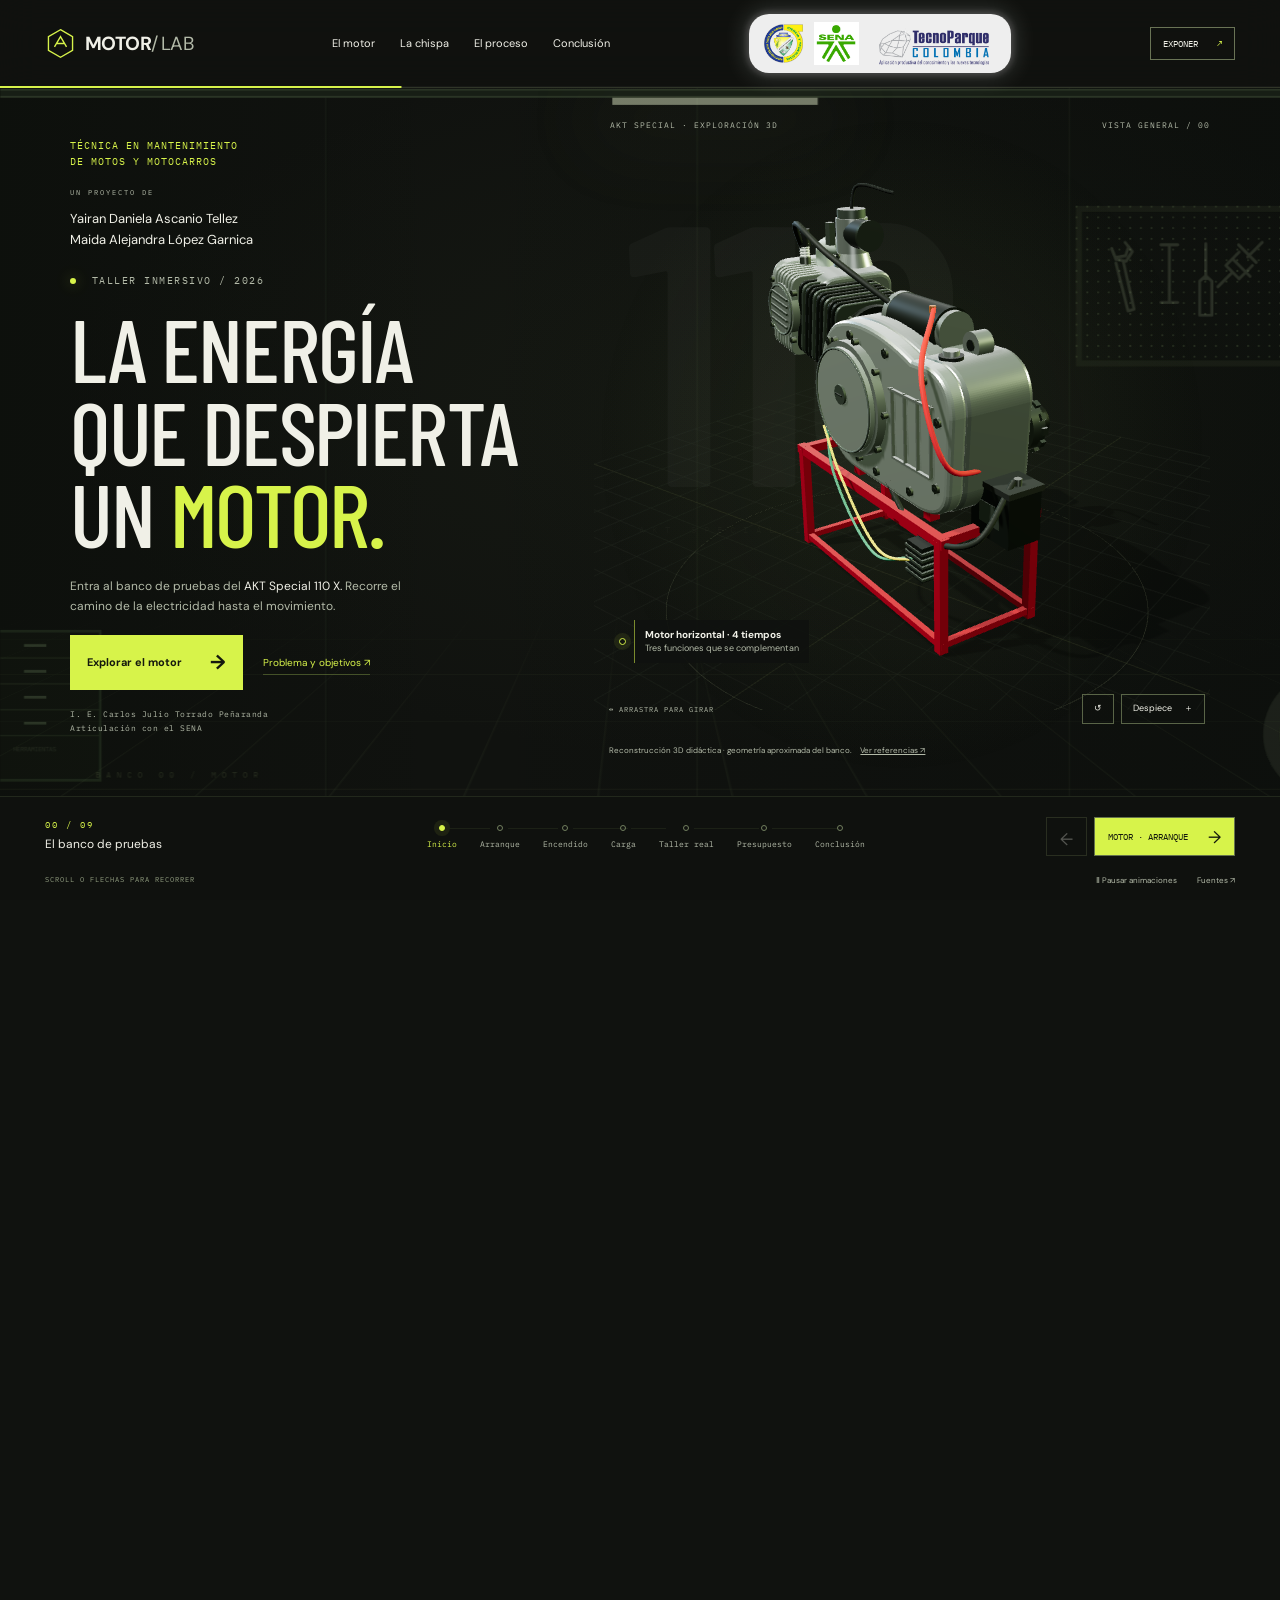
<file: index.html>
<!doctype html><html lang="es"><head><meta charset="utf-8"><meta name="viewport" content="width=device-width,initial-scale=1"><meta name="theme-color" content="#10120f"><title>AKT 110 · Un recorrido por la energía</title><meta name="description" content="Recorre un taller inmersivo para comprender el arranque, encendido y carga del AKT Special 110 X, con animaciones automáticas y explicaciones paso a paso."><link rel="icon" href="assets/favicon.svg"><link rel="stylesheet" href="workshop.css"></head><body><a class="skip" href="#arranque">Saltar a la explicación de arranque</a><header><a class="brand" href="#inicio" aria-label="Motor Lab, inicio"><svg viewBox="0 0 36 36" aria-hidden="true"><path d="m18 2 14 8v16l-14 8L4 26V10Z"/><path d="m11 22 7-12 7 12m-11-4h8"/></svg><span>MOTOR<span class="brand-light">/ LAB</span></span></a><nav aria-label="Navegación principal"><a href="#motor-arranque">El motor</a><a href="#motor-encendido">La chispa</a><a href="#proceso">El proceso</a><a href="#conclusion">Conclusión</a></nav><div class="partner-dock" aria-label="Instituciones que acompañan el proyecto"><span class="partner-mark school-mark"><img src="assets/escudo-colegio.png" alt="Escudo del Colegio Carlos Julio Torrado Peñaranda"></span><span class="partner-mark sena-mark"><img src="assets/sena-verde.png?v=3" alt="SENA, logo verde"></span><span class="partner-mark techno-mark"><img src="assets/tecnoparque-colombia.png" alt="Tecnoparque Colombia"></span></div><button class="present-btn" id="present-btn" title="Activar pantalla completa" aria-label="Activar modo exposición">Exponer <span>↗</span></button><div class="reading-progress" aria-hidden="true"><span id="reading-fill"></span></div></header><main><div class="workshop-viewport"><div class="ambient-glow" aria-hidden="true"></div><div class="floor-grid" aria-hidden="true"></div><div class="camera-rig"><div class="workshop-world"><section class="station intro-station is-active" data-station="0" aria-labelledby="intro-title"><div class="station-content intro-grid"><div class="intro-copy"><div class="hero-information"><div class="hero-credits"><p class="program-name">TÉCNICA EN MANTENIMIENTO<br>DE MOTOS Y MOTOCARROS</p><span>UN PROYECTO DE</span><p>Yairan Daniela Ascanio Tellez<br>Maida Alejandra López Garnica</p></div><p class="eyebrow"><i class="status-dot"></i> TALLER INMERSIVO / 2026</p><h1 id="intro-title">La energía<br>que despierta<br> un <em>motor.</em></h1><p class="hero-desc">Entra al banco de pruebas del <strong>AKT Special 110 X.</strong> Recorre el camino de la electricidad hasta el movimiento.</p><div class="intro-actions"><a class="primary" href="#motor-arranque">Explorar el motor <span>→</span></a><button class="project-brief-link" id="project-brief-btn">Problema y objetivos ↗</button></div><p class="institution-caption">I. E. Carlos Julio Torrado Peñaranda<br>Articulación con el SENA</p></div><div class="motor-story" hidden></div></div><aside class="engine-stage" aria-label="Modelo tridimensional didáctico de un motor horizontal">
   <div class="stage-top"><span>AKT SPECIAL · EXPLORACIÓN 3D</span><span class="stage-index" id="stage-index">VISTA GENERAL / 00</span></div>
   <div class="engine-watermark" aria-hidden="true">110<span>AKT SPECIAL 110 X</span></div>
   <div id="engine-canvas" tabindex="0" role="img" aria-label="Motor 3D. Arrastra para girar. Usa los botones para restablecerlo o ver el despiece."><img id="engine-fallback" src="assets/detalle-motor.jpg" alt="Fotografía del motor real sobre su banco rojo"></div>
   <svg id="focus-leader" aria-hidden="true"><line id="focus-line" x1="0" y1="0" x2="0" y2="0"/><circle id="focus-dot" cx="0" cy="0" r="5"/></svg><div class="hotspot" id="engine-label"><span class="hotspot-dot"></span><div><b id="part-title">Motor horizontal · 4 tiempos</b><span id="part-sub">Arranque, encendido y carga</span></div></div>
   <div class="focus-caption" id="focus-caption"><span>VISTA GENERAL</span><p>Un banco para ver, comprender y comprobar.</p></div><div class="stage-bottom"><span id="view-hint">↔ ARRASTRA PARA GIRAR</span><div class="view-controls"><button id="reset-view" aria-label="Restablecer vista del motor" title="Restablecer vista">↺</button><button id="explode-view" aria-pressed="false">Despiece <span>＋</span></button></div></div>
   <p class="model-note">Reconstrucción 3D didáctica · geometría aproximada del banco.<button id="model-info">Ver referencias ↗</button></p>
 </aside></div><span class="wall-coordinate" aria-hidden="true">BANCO 00 / MOTOR</span></section><section class="station system-station" data-station="1" data-system="arranque" aria-labelledby="title-arranque" inert aria-hidden="true"><div class="station-content"><div class="station-heading"><div><p class="eyebrow">MESA 01 / SISTEMA DE ARRANQUE</p><h2 id="title-arranque">El primer <em>movimiento.</em></h2></div><p>Antes de funcionar por sí mismo, el motor necesita un impulso. Sigue cómo la electricidad se convierte en giro.</p></div><div class="exhibit-layout"><div class="workbench"><div class="bench-topline"><span><i class="status-dot"></i> SECUENCIA AUTOMÁTICA</span><span>ELECTRICIDAD → GIRO INICIAL</span></div><div class="motion-legend"><span class="energy-key">Energía</span><span class="signal-key">Señal / mando</span><span class="movement-key">Movimiento</span></div><div class="motion-viewport"><iframe id="frame-arranque" src="motion/arranque.html?embed=1" title="Animación automática del sistema de arranque" tabindex="-1"></iframe></div><div class="sequence-rail" aria-label="Pasos de arranque"></div><p class="diagram-note">Las líneas representan funciones y recorridos de energía; no son un plano de cableado.</p><div class="bench-legs" aria-hidden="true"><i></i><i></i></div></div><aside class="dialogue" aria-live="polite" aria-atomic="true"><div class="dialogue-top"><span class="step-position">PASO 01 / 04</span><span class="live-indicator">OBSERVA</span></div><div class="dialogue-copy"><span class="component-name"></span><h3 class="step-title"></h3><p class="step-description"></p></div><div class="step-timer" aria-hidden="true"><i></i></div><p class="step-meaning"></p><div class="sequence-result" hidden><b>Ya viste cómo funciona.</b><p class="system-result"></p><button class="replay">↺ Repetir explicación</button></div></aside></div><div class="station-footer"><p><span>IDEA CLAVE</span><b class="system-analogy"></b></p><details class="glossary"><summary>Los nombres, en palabras sencillas <span>＋</span></summary><div class="glossary-content"></div></details></div></div><span class="wall-coordinate" aria-hidden="true">BANCO 01 / ARRANQUE</span></section><section class="station system-station" data-station="2" data-system="encendido" aria-labelledby="title-encendido" inert aria-hidden="true"><div class="station-content"><div class="station-heading"><div><p class="eyebrow">MESA 02 / SISTEMA DE ENCENDIDO</p><h2 id="title-encendido">Una chispa.<em> Todo cambia.</em></h2></div><p>El giro por sí solo no enciende el motor. Hace falta una chispa sincronizada que inicie la combustión.</p></div><div class="exhibit-layout"><div class="workbench"><div class="bench-topline"><span><i class="status-dot"></i> SECUENCIA AUTOMÁTICA</span><span>SINCRONIZACIÓN → CHISPA</span></div><div class="motion-legend"><span class="energy-key">Energía</span><span class="signal-key">Señal / mando</span><span class="movement-key">Movimiento</span></div><div class="motion-viewport"><iframe id="frame-encendido" src="motion/encendido.html?embed=1" title="Animación automática del sistema de encendido" tabindex="-1"></iframe></div><div class="sequence-rail" aria-label="Pasos de encendido"></div><p class="diagram-note">Las líneas representan funciones y recorridos de energía; no son un plano de cableado.</p><div class="bench-legs" aria-hidden="true"><i></i><i></i></div></div><aside class="dialogue" aria-live="polite" aria-atomic="true"><div class="dialogue-top"><span class="step-position">PASO 01 / 04</span><span class="live-indicator">OBSERVA</span></div><div class="dialogue-copy"><span class="component-name"></span><h3 class="step-title"></h3><p class="step-description"></p></div><div class="step-timer" aria-hidden="true"><i></i></div><p class="step-meaning"></p><div class="sequence-result" hidden><b>Ya viste cómo funciona.</b><p class="system-result"></p><button class="replay">↺ Repetir explicación</button></div></aside></div><div class="station-footer"><p><span>IDEA CLAVE</span><b class="system-analogy"></b></p><details class="glossary"><summary>Los nombres, en palabras sencillas <span>＋</span></summary><div class="glossary-content"></div></details></div></div><span class="wall-coordinate" aria-hidden="true">BANCO 02 / ENCENDIDO</span></section><section class="station system-station" data-station="3" data-system="carga" aria-labelledby="title-carga" inert aria-hidden="true"><div class="station-content"><div class="station-heading"><div><p class="eyebrow">MESA 03 / SISTEMA DE CARGA</p><h2 id="title-carga">La energía <em>continúa.</em></h2></div><p>Con el motor en marcha, el movimiento también genera electricidad. Así se repone la energía de la batería.</p></div><div class="exhibit-layout"><div class="workbench"><div class="bench-topline"><span><i class="status-dot"></i> SECUENCIA AUTOMÁTICA</span><span>MOVIMIENTO → ELECTRICIDAD</span></div><div class="motion-legend"><span class="energy-key">Energía</span><span class="signal-key">Señal / mando</span><span class="movement-key">Movimiento</span></div><div class="motion-viewport"><iframe id="frame-carga" src="motion/carga.html?embed=1" title="Animación automática del sistema de carga" tabindex="-1"></iframe></div><div class="sequence-rail" aria-label="Pasos de carga"></div><p class="diagram-note">Las líneas representan funciones y recorridos de energía; no son un plano de cableado.</p><div class="bench-legs" aria-hidden="true"><i></i><i></i></div></div><aside class="dialogue" aria-live="polite" aria-atomic="true"><div class="dialogue-top"><span class="step-position">PASO 01 / 04</span><span class="live-indicator">OBSERVA</span></div><div class="dialogue-copy"><span class="component-name"></span><h3 class="step-title"></h3><p class="step-description"></p></div><div class="step-timer" aria-hidden="true"><i></i></div><p class="step-meaning"></p><div class="sequence-result" hidden><b>Ya viste cómo funciona.</b><p class="system-result"></p><button class="replay">↺ Repetir explicación</button></div></aside></div><div class="station-footer"><p><span>IDEA CLAVE</span><b class="system-analogy"></b></p><details class="glossary"><summary>Los nombres, en palabras sencillas <span>＋</span></summary><div class="glossary-content"></div></details></div></div><span class="wall-coordinate" aria-hidden="true">BANCO 03 / CARGA</span></section><section class="station process-station" data-station="4" aria-labelledby="process-title" inert aria-hidden="true"><div class="station-content"><div class="station-heading"><div><p class="eyebrow">MESA 04 / EL TALLER REAL</p><h2 id="process-title">De nuestras manos<br><em>al banco de pruebas.</em></h2></div><p>Este recorrido explica los sistemas. Aquí está el trabajo real que los llevó de la teoría a la práctica.</p></div><div class="process-grid"><button class="gallery-item" data-src="assets/equipo.jpg" data-caption="Identificación de componentes y revisión de conexiones en el banco de pruebas."><img src="assets/equipo.jpg" alt="Integrantes trabajando en el banco de pruebas rojo"><span>03 / CONECTAR Y COMPROBAR ↗</span></button><div class="process-middle"><button class="gallery-item" data-src="assets/construccion.jpg" data-caption="Construcción y preparación de la estructura metálica del banco."><img src="assets/construccion.jpg" alt="Construcción de la base metálica"><span>01 / CONSTRUIR LA BASE ↗</span></button><button class="gallery-item" data-src="assets/conexion.jpg" data-caption="Reconocimiento del motor y sus conexiones eléctricas."><img src="assets/conexion.jpg" alt="Reconocimiento de las conexiones del motor"><span>02 / IDENTIFICAR LAS PIEZAS ↗</span></button></div><div class="video-workbench"><p class="eyebrow">ASÍ TOMÓ FORMA</p><video muted playsinline loop preload="metadata" poster="assets/video-1.jpg" aria-label="Video real de la aplicación de pintura al banco"><source src="assets/proceso-1.mp4" type="video/mp4"></video><p>Preparar, pintar y terminar una estructura que permite observar el motor.</p><video class="second-video" muted playsinline loop preload="metadata" poster="assets/video-2.jpg" aria-label="Video real del acabado de la estructura"><source src="assets/proceso-2.mp4" type="video/mp4"></video><span class="tiny">REGISTRO REAL DEL PROYECTO</span></div></div></div><span class="wall-coordinate" aria-hidden="true">BANCO 04 / CONSTRUCCIÓN</span></section><section class="station project-station" data-station="5" aria-labelledby="project-title" inert aria-hidden="true"><div class="station-content"><div class="station-heading"><div><p class="eyebrow">MESA 05 / RECURSOS DEL PROYECTO</p><h2 id="project-title">Cada recurso<br><em>hizo posible el banco.</em></h2></div><p>Invertimos en el motor, una base estable y los materiales para prepararlo. Así construimos un recurso para aprender mecánica en la práctica.</p></div><div class="project-grid"><article class="money-exhibit"><p class="mobile-budget-total">TOTAL <strong data-budget-copy>$480.000</strong><span>COP</span></p><div id="money-canvas" role="img" aria-label="Mesa tridimensional con tres grupos de fajos simbólicos: motor 300 mil pesos, base 40 mil y otros materiales 140 mil"><div class="money-fallback"><span>$300.000<small>Motor</small></span><span>$40.000<small>Base</small></span><span>$140.000<small>Otros materiales</small></span></div></div><div class="money-labels"><span><i>01</i><b>Motor</b>$300.000</span><span><i>02</i><b>Base</b>$40.000</span><span><i>03</i><b>Otros materiales</b>$140.000</span></div><p class="money-note">Fajos simbólicos · el volumen de cada grupo representa su proporción del presupuesto.</p></article><article class="project-resources"><p class="eyebrow">RECURSOS DEL PROYECTO</p><div class="budget-total"><span>Inversión registrada</span><strong><span id="budget-amount">$480.000</span> <small>COP</small></strong><p>Total de los valores de la presentación inicial.</p></div><details><summary>Materiales y costos <span>＋</span></summary><table><caption>Valores de la presentación, en pesos colombianos.</caption><thead><tr><th>Material</th><th>Costo</th></tr></thead><tbody id="budget-rows"></tbody><tfoot><tr><th>Total</th><th>$480.000</th></tr></tfoot></table></details><details><summary>Propósito del banco <span>＋</span></summary><p>Comprender el arranque y la carga, identificar sus componentes, diagnosticar fallas comunes y aplicar mantenimiento preventivo para fortalecer las competencias técnicas en el área automotriz.</p></details><details><summary>Herramientas utilizadas <span>＋</span></summary><p><strong>Base:</strong> soldador, pulidora y compresor.</p><p><strong>Motor:</strong> copas, ratchet, mango fijo, calibrador, destornilladores, galgas y llaves.</p></details></article></div></div><span class="wall-coordinate" aria-hidden="true">BANCO 05 / PRESUPUESTO</span></section><section class="station conclusion-station" data-station="6" aria-labelledby="conclusion-title" inert aria-hidden="true"><div class="station-content"><p class="eyebrow">06 / CONCLUSIÓN</p><div class="conclusion-grid"><div class="conclusion-visual"><img src="assets/equipo.jpg" alt="Las integrantes trabajando sobre el motor del proyecto"><div class="learning-ring"><span>TEORÍA</span><b>→</b><span>PRÁCTICA</span><b>→</b><span>AUTONOMÍA</span></div></div><div class="conclusion-copy"><h2 id="conclusion-title">Entenderlo<br>nos permite<br><em>cuidarlo.</em></h2><p>Con este proyecto comprendemos cómo funciona el motor y sus sistemas de arranque, encendido y carga. Pasamos de la teoría a la práctica: identificamos cada componente, diagnosticamos fallas comunes y aplicamos mantenimiento preventivo.</p><p>Así desarrollamos habilidades técnicas que nos hacen más autónomas, nos permiten cuidar nuestro vehículo y nos preparan mejor para nuestra formación profesional en el área automotriz.</p><p class="conclusion-takeaway">Aprendemos a observar, preguntar y tomar decisiones con criterio.</p></div></div><div class="learning-path"><span><b>ARRANQUE</b> El primer giro.</span><i>→</i><span><b>ENCENDIDO</b> La chispa que inicia la combustión.</span><i>→</i><span><b>CARGA</b> La energía se repone.</span></div></div><span class="wall-coordinate" aria-hidden="true">SALIDA / CONOCIMIENTO EN ACCIÓN</span></section></div></div><div class="travel-indicator" aria-hidden="true"><i></i><span>RECORRIENDO EL TALLER</span><strong id="travel-destination">MESA 01 / ARRANQUE</strong></div></div><div class="scroll-track" aria-hidden="true"><div class="scroll-stop" id="inicio" data-stop="0"></div><div class="scroll-stop" id="motor-arranque" data-stop="1"></div><div class="scroll-stop" id="motor-encendido" data-stop="2"></div><div class="scroll-stop" id="motor-carga" data-stop="3"></div><div class="scroll-stop" id="arranque" data-stop="4"></div><div class="scroll-stop" id="encendido" data-stop="5"></div><div class="scroll-stop" id="carga" data-stop="6"></div><div class="scroll-stop" id="proceso" data-stop="7"></div><div class="scroll-stop" id="proyecto" data-stop="8"></div><div class="scroll-stop" id="conclusion" data-stop="9"></div></div></main><div class="tour-dock"><div class="tour-position"><span id="tour-count">00 / 09</span><strong id="tour-name">El banco de pruebas</strong></div><nav class="tour-map" aria-label="Mesas del recorrido"><a href="#inicio" aria-label="Inicio" title="Inicio" aria-current="step"><i></i><span>Inicio</span></a><a href="#arranque" aria-label="Arranque" title="Arranque"><i></i><span>Arranque</span></a><a href="#encendido" aria-label="Encendido" title="Encendido"><i></i><span>Encendido</span></a><a href="#carga" aria-label="Carga" title="Carga"><i></i><span>Carga</span></a><a href="#proceso" aria-label="Taller real" title="Taller real"><i></i><span>Taller real</span></a><a href="#proyecto" aria-label="Presupuesto" title="Presupuesto"><i></i><span>Presupuesto</span></a><a href="#conclusion" aria-label="Conclusión" title="Conclusión"><i></i><span>Conclusión</span></a></nav><div class="tour-arrows"><button id="tour-prev" aria-label="Ir a la mesa anterior" disabled>←</button><button id="tour-next" aria-label="Ir a la siguiente mesa"><span class="next-label">VER EL MOTOR</span> →</button></div><div class="tour-help"><span>SCROLL O FLECHAS PARA RECORRER</span><div><button id="motion-pause" aria-pressed="false">Ⅱ Pausar animaciones</button><button id="sources-btn">Fuentes ↗</button></div></div></div><dialog id="project-brief-dialog"><button class="dialog-close" aria-label="Cerrar problema y objetivos">×</button><p class="eyebrow">EL PUNTO DE PARTIDA</p><h2>Comprender para<br><em>cuidar mejor.</em></h2><h3>Problema identificado</h3><p>No siempre es fácil reconocer qué hace cada componente del motor y cómo se relacionan el arranque, el encendido y la carga. Esa dificultad puede llevar a confundir fallas y descuidar el mantenimiento.</p><h3>Nuestra propuesta</h3><p>Construir y utilizar un banco didáctico que permita observar el motor, identificar sus piezas y relacionar la teoría con la práctica guiada.</p><h3>Objetivo general</h3><p>Comprender el funcionamiento de estos sistemas, reconocer sus componentes y fallas comunes, y aplicar mantenimiento preventivo para fortalecer las competencias técnicas en el área automotriz.</p><h3>Objetivos específicos</h3><ol><li>Identificar los componentes y explicar su función.</li><li>Diferenciar el giro de arranque, la chispa del encendido y la generación de electricidad para la carga.</li><li>Relacionar lo aprendido con el diagnóstico y el cuidado preventivo del motor.</li></ol></dialog><dialog id="gallery-dialog"><button class="dialog-close" aria-label="Cerrar fotografía">×</button><img id="gallery-image" alt=""><p id="gallery-caption"></p></dialog>
<dialog id="sources-dialog"><button class="dialog-close" aria-label="Cerrar fuentes">×</button><p class="eyebrow">FUENTES / ALCANCE</p><h2>Un modelo para<br><em>comprender.</em></h2><p>El motor de esta experiencia es una reconstrucción tridimensional propia basada en la disposición visible en las fotografías. Su geometría, posiciones y despiece son aproximados; no constituye un CAD oficial ni una guía de montaje del AKT 110.</p><p>La búsqueda no permitió verificar un archivo descargable del motor AKT Special 110 X exacto. Estas son las referencias encontradas:</p><a class="source-link" href="https://sketchfab.com/3d-models/honda-super-cub-110-b4e088114a0d4a10a13c25d417aa3eb9" target="_blank" rel="noopener">Honda Super Cub 110 · namsil / Sketchfab ↗<small>Modelo de motocicleta completa de referencia, no del AKT. No se incorporó a la escena.</small></a><a class="source-link" href="https://www.artec3d.com/3d-models/motorcycle-engine-hd" target="_blank" rel="noopener">Motorcycle engine HD · Artec 3D ↗<small>Escaneo de un motor distinto, con licencia Creative Commons y atribución. Referencia consultada; no se incorporó a la escena.</small></a><a class="source-link" href="https://aktmotos.com/motos-akt/semi-automaticas/special-110-x" target="_blank" rel="noopener">AKT · Special 110 X ↗<small>Fuente del fabricante para la referencia de motocicleta y el encendido CDI. Las versiones pueden variar.</small></a><a class="source-link" href="https://aktmotos.com/docs/manuales/manual-usuario-garantia-AK-110.pdf" target="_blank" rel="noopener">Manual de usuario AKT 110 ↗<small>Consulta del fabricante. Para intervenciones reales, usa el manual correspondiente a la versión del banco y la supervisión del instructor.</small></a><p class="small-print">Textos, autoría, institución y recursos: presentación inicial suministrada. Escudo del colegio, SENA y Tecnoparque Colombia: extraídos del póster PDF aportado. Conclusión: texto propuesto por el usuario, adaptado para esta experiencia. Fotografías y videos: material aportado del proyecto. Las explicaciones de los circuitos son adaptaciones didácticas generales, no datos de pruebas reales.</p></dialog>
<div id="toast" role="status" aria-live="polite"></div><noscript><p class="noscript">Activa JavaScript para recorrer el taller y ver las explicaciones animadas.</p></noscript><script src="assets/gsap.min.js"></script><script type="module" src="app.js"></script><script type="module" src="engine.js"></script><script type="module" src="money.js"></script></body></html>
</file>
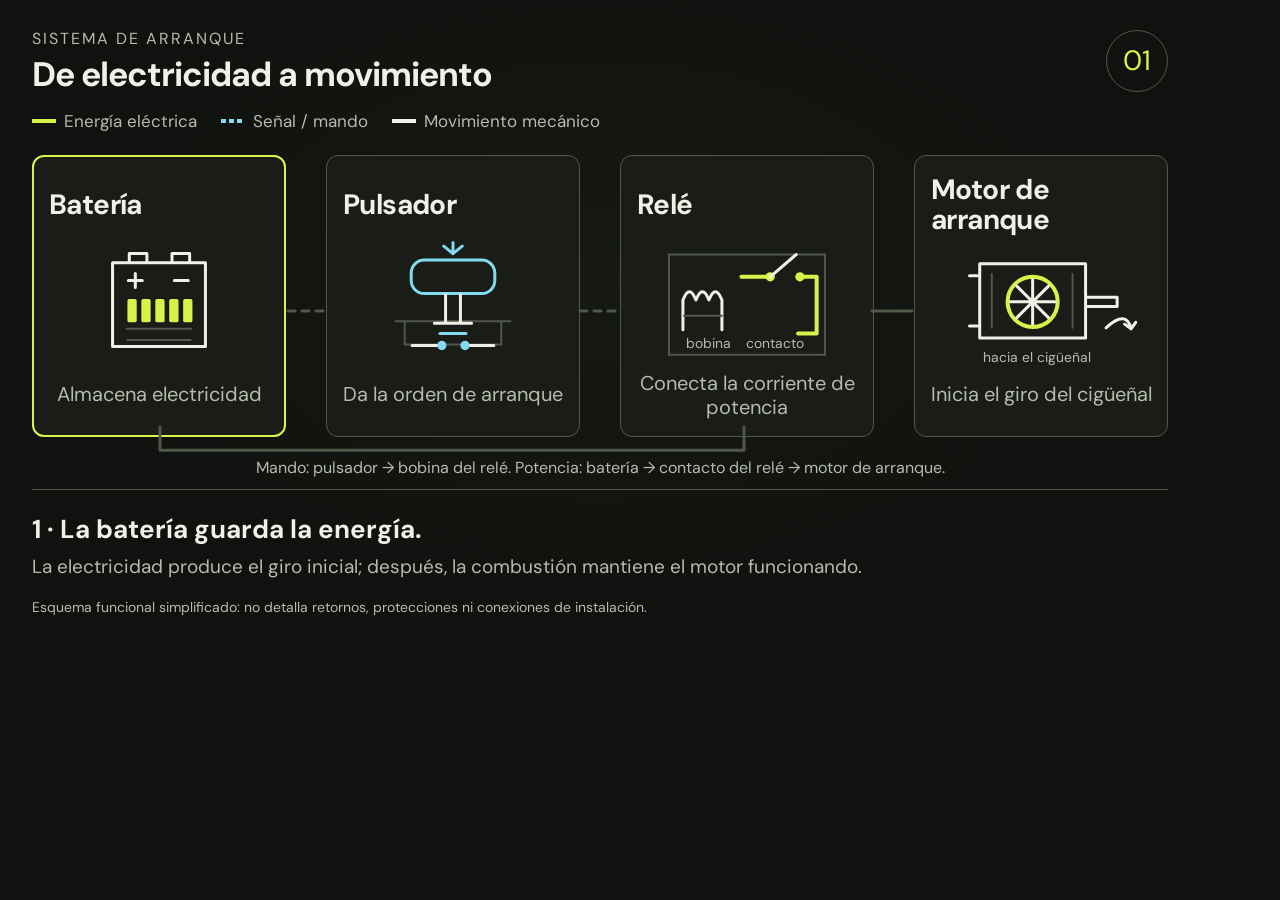
<file: motion/index.html>
<!doctype html>
<!-- hyperframes-registry-item: flowchart, customized electrical mechanism diagram -->
<html lang="es"><head><meta charset="UTF-8"><meta name="viewport" content="width=1200,height=640"><title>SISTEMA DE ARRANQUE · AKT 110</title><link rel="stylesheet" href="lab.css"><script src="assets/gsap.min.js"></script></head><body>
<div id="stage" class="clip" data-composition-id="arranque" data-system="arranque" data-fault="none" data-start="0" data-duration="12" data-fps="30" data-width="1200" data-height="640">
<section id="arranque-diagram" style="width:100%;height:100%"><div class="lab-frame">
<div class="topbar"><div><p class="kicker">SISTEMA DE ARRANQUE</p><h1 class="headline">De electricidad a movimiento</h1></div><div class="unit-number">01</div></div>
<div class="legend"><span><i></i>Energía eléctrica</span><span class="signal"><i></i>Señal / mando</span><span class="mechanical"><i></i>Movimiento mecánico</span></div>
<div class="diagram-viewport"><div class="diagram-world" data-layout-allow-overflow="true"><div class="nodes"><article class="node" data-node="battery" data-active="true" aria-label="Batería: Almacena electricidad"><h2 class="node-name"><span>Batería</span></h2><svg class="symbol" viewBox="0 0 220 140" aria-hidden="true"><path class="line" d="M60 30h100v90H60zM78 30V20h19v10m27 0V20h19v10"/><path class="soft" d="M75 101h70M76 113h68"/><path class="line" d="M77 49h15m-7.5-7.5v15m42-7.5h15"/><g id="battery-bars"><rect class="fill-energy" x="76" y="69" width="10" height="25" rx="2"/><rect class="fill-energy" x="91" y="69" width="10" height="25" rx="2"/><rect class="fill-energy" x="106" y="69" width="10" height="25" rx="2"/><rect class="fill-energy" x="121" y="69" width="10" height="25" rx="2"/><rect class="fill-energy" x="136" y="69" width="10" height="25" rx="2"/></g></svg><p class="node-function">Almacena electricidad</p><div class="fault-flag">Batería descargada</div></article><article class="node" data-node="switch" data-active="false" aria-label="Pulsador: Da la orden de arranque"><h2 class="node-name"><span>Pulsador</span></h2><svg class="symbol" viewBox="0 0 220 140" aria-hidden="true"><path class="soft" d="M48 93h124M58 93v25h104V93"/><path class="line" d="M66 119h30m28 0h30"/><circle class="fill-signal" cx="98" cy="119" r="5"/><circle class="fill-signal" cx="123" cy="119" r="5"/><g id="switch-cap"><rect class="fill-panel" x="65" y="27" width="90" height="36" rx="14" stroke="var(--signal)" stroke-width="3"/><path class="line" d="M102 64v31m16-31v31m-28 0h40"/><path class="signal" d="M96 106h28"/></g><path class="signal" d="M110 8v9m-10-5 10 8 10-8"/></svg><p class="node-function">Da la orden de arranque</p><div class="fault-flag"></div></article><article class="node" data-node="relay" data-active="false" aria-label="Relé: Conecta la corriente de potencia"><h2 class="node-name"><span>Relé</span></h2><svg class="symbol" viewBox="0 0 220 140" aria-hidden="true"><path class="soft" d="M26 21h168v108H26z"/><path class="line" d="M41 102V70q7-18 14 0q7-18 14 0q7-18 14 0v32"/><path class="soft" d="M42 87h41"/><path class="energy" d="M104 45h30m34 0h17v61h-20"/><circle class="fill-energy" cx="135" cy="45" r="5"/><circle class="fill-energy" cx="167" cy="45" r="5"/><path id="relay-arm" class="line arranque-powered" d="M135 45l28-24"/><path class="line fault-rest arranque-rest" d="M135 45l28-24"/><path id="relay-field" class="signal arranque-powered" d="M87 71l18-11m-18 25h24m-24 14 18 11" opacity="0"/><text x="44" y="122">bobina</text><text x="109" y="122">contacto</text></svg><p class="node-function">Conecta la corriente de potencia</p><div class="fault-flag"></div></article><article class="node" data-node="starter" data-active="false" aria-label="Motor de arranque: Inicia el giro del cigüeñal"><h2 class="node-name"><span>Motor de</span><span>arranque</span></h2><svg class="symbol" viewBox="0 0 220 140" aria-hidden="true"><path class="line" d="M44 31h114v80H44zM33 44h11v54H33m125-31h34v10h-34"/><path class="soft" d="M57 42v58m87-58v58"/><g id="starter-rotor" class="arranque-powered"><circle class="energy" cx="101" cy="72" r="27"/><path class="line" d="M101 48v48M77 72h48m-41-17 34 34m0-34-34 34"/></g><g class="fault-rest arranque-rest"><circle class="soft" cx="101" cy="72" r="27"/><path class="soft" d="M101 48v48M77 72h48"/></g><path class="line" d="M180 100q22-20 27 1m-7-5 7 5 5-7"/><text x="48" y="137">hacia el cigüeñal</text></svg><p class="node-function">Inicia el giro del cigüeñal</p><div class="fault-flag"></div></article></div><svg class="routes" viewBox="0 0 1136 360" preserveAspectRatio="none" aria-hidden="true"><path class="base" d="M256 180H296" stroke-dasharray="7 7"/><path id="control1-route" class="route signal" d="M256 180H296"/><circle id="control1-packet" class="packet signal" r="6"/><path class="base" d="M548 180H588" stroke-dasharray="7 7"/><path id="control2-route" class="route signal" d="M548 180H588"/><circle id="control2-packet" class="packet signal" r="6"/><path class="base" d="M128 300V324H712V300"/><path id="power1-route" class="route  arranque-powered" d="M128 300V324H712V300"/><circle id="power1-packet" class="packet  arranque-powered" r="6"/><path class="base" d="M840 180H880"/><path id="power2-route" class="route  arranque-powered" d="M840 180H880"/><circle id="power2-packet" class="packet  arranque-powered" r="6"/></svg><p class="route-label">Mando: pulsador → bobina del relé. Potencia: batería → contacto del relé → motor de arranque.</p></div></div>
<div class="explanation"><p class="step-caption">1 · La batería guarda la energía.</p><p class="takeaway">La electricidad produce el giro inicial; después, la combustión mantiene el motor funcionando.</p><div class="fault-explanation"><strong>¿Qué ocurre sin energía suficiente?</strong><p>El pulsador puede dar la orden, pero el relé y el motor de arranque no reciben energía suficiente para iniciar el giro.</p></div></div>
<p class="diagram-note">Esquema funcional simplificado: no detalla retornos, protecciones ni conexiones de instalación.</p></div></section></div>
<script src="geometry.js"></script><script>const SYSTEM_DATA={"number": "01", "title": "De electricidad a movimiento", "kicker": "SISTEMA DE ARRANQUE", "names": [["Batería"], ["Pulsador"], ["Relé"], ["Motor de", "arranque"]], "ids": ["battery", "switch", "relay", "starter"], "functions": ["Almacena electricidad", "Da la orden de arranque", "Conecta la corriente de potencia", "Inicia el giro del cigüeñal"], "symbols": ["<svg class=\"symbol\" viewBox=\"0 0 220 140\" aria-hidden=\"true\"><path class=\"line\" d=\"M60 30h100v90H60zM78 30V20h19v10m27 0V20h19v10\"/><path class=\"soft\" d=\"M75 101h70M76 113h68\"/><path class=\"line\" d=\"M77 49h15m-7.5-7.5v15m42-7.5h15\"/><g id=\"battery-bars\"><rect class=\"fill-energy\" x=\"76\" y=\"69\" width=\"10\" height=\"25\" rx=\"2\"/><rect class=\"fill-energy\" x=\"91\" y=\"69\" width=\"10\" height=\"25\" rx=\"2\"/><rect class=\"fill-energy\" x=\"106\" y=\"69\" width=\"10\" height=\"25\" rx=\"2\"/><rect class=\"fill-energy\" x=\"121\" y=\"69\" width=\"10\" height=\"25\" rx=\"2\"/><rect class=\"fill-energy\" x=\"136\" y=\"69\" width=\"10\" height=\"25\" rx=\"2\"/></g></svg>", "<svg class=\"symbol\" viewBox=\"0 0 220 140\" aria-hidden=\"true\"><path class=\"soft\" d=\"M48 93h124M58 93v25h104V93\"/><path class=\"line\" d=\"M66 119h30m28 0h30\"/><circle class=\"fill-signal\" cx=\"98\" cy=\"119\" r=\"5\"/><circle class=\"fill-signal\" cx=\"123\" cy=\"119\" r=\"5\"/><g id=\"switch-cap\"><rect class=\"fill-panel\" x=\"65\" y=\"27\" width=\"90\" height=\"36\" rx=\"14\" stroke=\"var(--signal)\" stroke-width=\"3\"/><path class=\"line\" d=\"M102 64v31m16-31v31m-28 0h40\"/><path class=\"signal\" d=\"M96 106h28\"/></g><path class=\"signal\" d=\"M110 8v9m-10-5 10 8 10-8\"/></svg>", "<svg class=\"symbol\" viewBox=\"0 0 220 140\" aria-hidden=\"true\"><path class=\"soft\" d=\"M26 21h168v108H26z\"/><path class=\"line\" d=\"M41 102V70q7-18 14 0q7-18 14 0q7-18 14 0v32\"/><path class=\"soft\" d=\"M42 87h41\"/><path class=\"energy\" d=\"M104 45h30m34 0h17v61h-20\"/><circle class=\"fill-energy\" cx=\"135\" cy=\"45\" r=\"5\"/><circle class=\"fill-energy\" cx=\"167\" cy=\"45\" r=\"5\"/><path id=\"relay-arm\" class=\"line arranque-powered\" d=\"M135 45l28-24\"/><path class=\"line fault-rest arranque-rest\" d=\"M135 45l28-24\"/><path id=\"relay-field\" class=\"signal arranque-powered\" d=\"M87 71l18-11m-18 25h24m-24 14 18 11\" opacity=\"0\"/><text x=\"44\" y=\"122\">bobina</text><text x=\"109\" y=\"122\">contacto</text></svg>", "<svg class=\"symbol\" viewBox=\"0 0 220 140\" aria-hidden=\"true\"><path class=\"line\" d=\"M44 31h114v80H44zM33 44h11v54H33m125-31h34v10h-34\"/><path class=\"soft\" d=\"M57 42v58m87-58v58\"/><g id=\"starter-rotor\" class=\"arranque-powered\"><circle class=\"energy\" cx=\"101\" cy=\"72\" r=\"27\"/><path class=\"line\" d=\"M101 48v48M77 72h48m-41-17 34 34m0-34-34 34\"/></g><g class=\"fault-rest arranque-rest\"><circle class=\"soft\" cx=\"101\" cy=\"72\" r=\"27\"/><path class=\"soft\" d=\"M101 48v48M77 72h48\"/></g><path class=\"line\" d=\"M180 100q22-20 27 1m-7-5 7 5 5-7\"/><text x=\"48\" y=\"137\">hacia el cigüeñal</text></svg>"], "starts": [0, 2.5, 5, 7.8], "captions": ["1 · La batería guarda la energía.", "2 · El pulsador envía la orden al relé.", "3 · El relé cierra el paso de corriente.", "4 · El arranque hace girar el motor."], "takeaway": "La electricidad produce el giro inicial; después, la combustión mantiene el motor funcionando.", "route_label": "Mando: pulsador → bobina del relé. Potencia: batería → contacto del relé → motor de arranque.", "note": "Esquema funcional simplificado: no detalla retornos, protecciones ni conexiones de instalación.", "fault_node": "battery", "fault_label": "Batería descargada", "fault_title": "¿Qué ocurre sin energía suficiente?", "fault_copy": "El pulsador puede dar la orden, pero el relé y el motor de arranque no reciben energía suficiente para iniciar el giro.", "routes": [{"id": "control1", "d": "M256 180H296", "kind": "signal", "start": 2.8, "end": 3.6, "power": false}, {"id": "control2", "d": "M548 180H588", "kind": "signal", "start": 3.9, "end": 4.8, "power": false}, {"id": "power1", "d": "M128 300V324H712V300", "kind": "energy", "start": 5.7, "end": 7.2, "power": true}, {"id": "power2", "d": "M840 180H880", "kind": "energy", "start": 7.4, "end": 8.3, "power": true}], "id": "arranque"};
/* Choreography adapted from registry flowchart, ui-focus-zoom and svg-stroke-trace.
   The mechanical geometry is the subject-specific gap recorded in shot-plan.json.
   ONE time driver gives deterministic signal routes and mechanism states under any seek. */
const root=document.getElementById('stage');
const system=SYSTEM_DATA.id;
const nodeEls=Array.from(root.querySelectorAll('.node'));
const world=root.querySelector('.diagram-world');
const caption=root.querySelector('.step-caption');
const byId=id=>document.getElementById(id);
const clamp=(n,a=0,b=1)=>Math.min(b,Math.max(a,n));
const unit=(t,a,b)=>clamp((t-a)/(b-a));
const smooth=(t,a,b)=>gsap.parseEase('power2.inOut')(unit(t,a,b));
const opacity=(id,value)=>{const el=byId(id);if(el)el.style.opacity=String(clamp(value));};
const rotate=(id,deg,x,y)=>{const el=byId(id);if(el)el.setAttribute('transform',`rotate(${deg} ${x} ${y})`);};
const wave=(x,y,w,h,cycles,rectified=false)=>{let d='';for(let i=0;i<=100;i++){const px=x+i*w/100;const sy=Math.sin(i/100*Math.PI*2*cycles);const py=y-(rectified?Math.abs(sy):sy)*h;d+=(i?'L':'M')+px.toFixed(2)+' '+py.toFixed(2);}return d;};
const routes=window.bakeRouteGeometry(SYSTEM_DATA.routes);
function updateRoutes(t){
 routes.forEach(r=>{
  const reveal=unit(t,r.start,r.end);
  r.path.style.strokeDasharray=r.kind==='signal'&&reveal>=1?'7 7':String(r.length);
  r.path.style.opacity=String(reveal>0?1:0);
  r.path.style.strokeDashoffset=r.kind==='signal'&&reveal>=1?'0':String(r.length*(1-reveal));
  const active=t>=r.end&&t<11;
  const p=active?((t-r.end)/1.05)%1:reveal;
  const idx=Math.min(159,Math.floor(p*160));const blend=p*160-idx;
  const point={x:r.points[idx].x+(r.points[idx+1].x-r.points[idx].x)*blend,y:r.points[idx].y+(r.points[idx+1].y-r.points[idx].y)*blend};
  r.packet.setAttribute('cx',point.x);r.packet.setAttribute('cy',point.y);
  r.packet.style.opacity=String(t>r.start&&t<11?(active?.92:reveal):0);
 });
}
function drawArranque(t){
 byId('switch-cap').setAttribute('transform',`translate(0 ${12*smooth(t,2.5,2.9)})`);
 rotate('relay-arm',40*smooth(t,5,5.6),135,45);
 opacity('relay-field',smooth(t,4.8,5.15));
 byId('battery-bars').style.opacity=String(1-.15*smooth(t,8.3,10));
}
function drawEncendido(t){
 rotate('pickup-rotor',Math.min(t,2.3)/2.3*360,93,73);
 opacity('sensor-flash',t>=2.05&&t<3.1?Math.sin(unit(t,2.05,3.1)*Math.PI):0);
 opacity('cdi-discharge',smooth(t,3.2,3.7)*(1-.35*smooth(t,5.4,6.4)));
 opacity('primary-winding',smooth(t,5.5,5.9)*(1-.65*smooth(t,6.5,7.2)));
 opacity('secondary-winding',smooth(t,6.25,6.7));
 const spark1=1-Math.abs((t-8.9)/.3),spark2=1-Math.abs((t-10)/.3);
 opacity('spark',Math.max(0,spark1,spark2));
 const fire=unit(t,8.9,9.6);opacity('combustion',.34*Math.sin(fire*Math.PI));
 byId('combustion').setAttribute('transform',`translate(110 114) scale(${.35+.65*fire}) translate(-110 -114)`);
}
function drawCarga(t){
 const angle=Math.max(0,t-.25)*135;
 rotate('crankshaft',angle,110,103);
 const dy=Math.sin(angle*Math.PI/180)*11;
 byId('piston').setAttribute('transform',`translate(0 ${dy})`);
 byId('connecting-rod').setAttribute('d',`M110 ${49+dy}L${110+Math.cos(angle*Math.PI/180)*19} ${103+Math.sin(angle*Math.PI/180)*19}`);
 rotate('generator-rotor',Math.max(0,t-1.5)*150,110,68);
 opacity('induction',t>2.5?.3+.6*(.5+.5*Math.sin(t*4)):0);
 const ac=byId('ac-wave');ac.style.strokeDashoffset=String(waveLengths['ac-wave']*(1-unit(t,3,5.1)));
 const rw=byId('rectified-wave'),gw=byId('regulated-wave');
 rw.style.strokeDashoffset=String(waveLengths['rectified-wave']*(1-unit(t,5.4,6.6)));
 gw.style.strokeDashoffset=String(waveLengths['regulated-wave']*(1-unit(t,6.7,8.1)));
 byId('charge-fill').setAttribute('transform',`translate(40 82) scale(${.15+.85*smooth(t,9,11)} 1) translate(-40 -82)`);
 opacity('lamp-glow',.36*smooth(t,9.2,9.6));
}
let frameStep=0;
function renderFrame(t){
 let step=0;for(let i=0;i<SYSTEM_DATA.starts.length;i++)if(t>=SYSTEM_DATA.starts[i])step=i;
 frameStep=step;root.dataset.step=String(step);
 nodeEls.forEach((n,i)=>n.dataset.active=String(i===step));
 caption.textContent=SYSTEM_DATA.captions[step];
 updateRoutes(t);
 // Adapted ui-focus-zoom servo; restrained emphasis keeps all names and routes in frame.
 const settle=smooth(t,SYSTEM_DATA.starts[step]+.1,SYSTEM_DATA.starts[step]+.85);
 const returnWide=1-smooth(t,10.4,11.2);
 const scale=1+.018*settle*returnWide;
 const anchor=[12,4,-4,-12][step]*settle*returnWide;
 world.style.transform=`translate(${anchor}px,0px) scale(${scale})`;
 if(system==='arranque')drawArranque(t);
 else if(system==='encendido')drawEncendido(t);
 else drawCarga(t);
}
const waveLengths={};
if(system==='carga'){
 const ac=byId('ac-wave');ac.setAttribute('d',wave(387,322,100,13,2));
 ['ac-wave','rectified-wave','regulated-wave'].forEach(id=>{waveLengths[id]=window.bakePathLength(byId(id));});
}
const clock={time:0};
const tl=gsap.timeline({paused:true});
SYSTEM_DATA.starts.forEach((at,i)=>tl.addLabel('step-'+i,at));
tl.to(clock,{time:12,duration:12,ease:'none',onUpdate:()=>renderFrame(clock.time)},0);
renderFrame(0);
tl.fromTo("#starter-rotor",{attr:{transform:"rotate(0 101 72)"}},{attr:{transform:"rotate(1073 101 72)"},duration:3.7,ease:"none"},8.3);
window.__timelines=window.__timelines||{};
window.__timelines[SYSTEM_DATA.id]=tl;
tl.seek(0);
window.__lab={system,duration:12,timeline:tl,getStep:()=>frameStep,renderFrame,
 setFault(value){root.dataset.fault=['none','battery','spark','charge'].includes(value)?value:'none';}
};
</script><script src="bridge.js"></script></body></html>
</file>
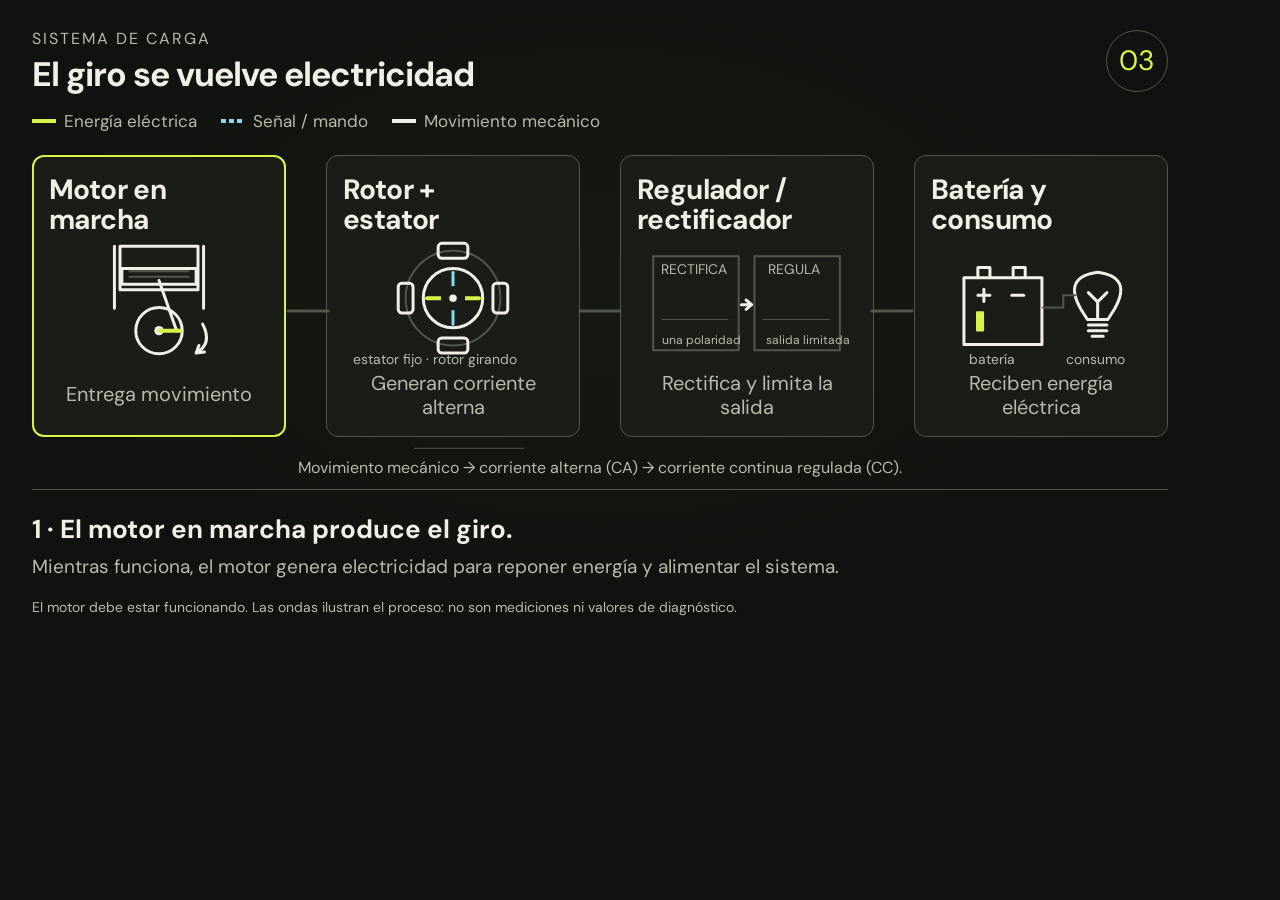
<file: motion/carga.html>
<!doctype html>
<!-- hyperframes-registry-item: flowchart, customized electrical mechanism diagram -->
<html lang="es"><head><meta charset="UTF-8"><meta name="viewport" content="width=1200,height=640"><title>SISTEMA DE CARGA · AKT 110</title><link rel="stylesheet" href="lab.css"><script src="assets/gsap.min.js"></script></head><body>
<div id="stage" class="clip" data-composition-id="carga" data-system="carga" data-fault="none" data-start="0" data-duration="12" data-fps="30" data-width="1200" data-height="640">
<section id="carga-diagram" style="width:100%;height:100%"><div class="lab-frame">
<div class="topbar"><div><p class="kicker">SISTEMA DE CARGA</p><h1 class="headline">El giro se vuelve electricidad</h1></div><div class="unit-number">03</div></div>
<div class="legend"><span><i></i>Energía eléctrica</span><span class="signal"><i></i>Señal / mando</span><span class="mechanical"><i></i>Movimiento mecánico</span></div>
<div class="diagram-viewport"><div class="diagram-world" data-layout-allow-overflow="true"><div class="nodes"><article class="node" data-node="rotation" data-active="true" aria-label="Motor en marcha: Entrega movimiento"><h2 class="node-name"><span>Motor en</span><span>marcha</span></h2><svg class="symbol" viewBox="0 0 220 140" aria-hidden="true"><path class="line" d="M68 12h84v47H68zM62 12v67m96-67v67"/><g id="piston"><path class="line" d="M70 36h80v17H70z"/><path class="soft" d="M78 39h64m-64 6h64"/></g><path id="connecting-rod" class="line" d="M110 49l0 49"/><g id="crankshaft"><circle class="line" cx="110" cy="103" r="25"/><circle class="fill-text" cx="110" cy="103" r="5"/><path class="energy" d="M110 103h23"/></g><path class="line" d="M157 96q11 21-7 31m3-8-3 8 9-1"/></svg><p class="node-function">Entrega movimiento</p><div class="fault-flag"></div></article><article class="node" data-node="generator" data-active="false" aria-label="Rotor + estator: Generan corriente alterna"><h2 class="node-name"><span>Rotor +</span><span>estator</span></h2><svg class="symbol" viewBox="0 0 220 140" aria-hidden="true"><circle class="soft" cx="110" cy="68" r="51"/><g class="stator"><rect class="line" x="94" y="9" width="32" height="16" rx="4"/><rect class="line" x="94" y="111" width="32" height="16" rx="4"/><rect class="line" x="51" y="52" width="16" height="32" rx="4"/><rect class="line" x="153" y="52" width="16" height="32" rx="4"/></g><g id="generator-rotor"><circle class="line" cx="110" cy="68" r="32"/><path class="energy" d="M82 68h56"/><path class="signal" d="M110 40v56"/><circle class="fill-panel" cx="110" cy="68" r="13"/><circle class="fill-text" cx="110" cy="68" r="4"/></g><path id="induction" class="energy" d="M75 29l10 10m50-10-10 10M75 108l10-10m50 10-10-10" opacity="0"/><text x="2" y="139">estator fijo · rotor girando</text></svg><p class="node-function">Generan corriente alterna</p><div class="fault-flag"></div></article><article class="node" data-node="rectifier" data-active="false" aria-label="Regulador / rectificador: Rectifica y limita la salida"><h2 class="node-name"><span>Regulador /</span><span>rectificador</span></h2><svg class="symbol" viewBox="0 0 220 140" aria-hidden="true"><path class="soft" d="M9 23h92v101H9zM118 23h92v101h-92z"/><text x="17" y="42">RECTIFICA</text><text x="133" y="42">REGULA</text><path class="wave-axis" d="M18 91h72m37 0h72"/><path id="rectified-wave" class="energy carga-powered" d="M18 91q9-46 18 0q9-46 18 0q9-46 18 0q9-46 18 0"/><path id="regulated-wave" class="energy carga-powered" d="M127 70h72"/><path class="soft fault-rest carga-rest" d="M18 91h72m37 0h72"/><path class="line" d="M104 75h11m-6-5 6 5-6 5"/><text class="mini-tag" x="18" y="117">una polaridad</text><text class="mini-tag" x="130" y="117">salida limitada</text></svg><p class="node-function">Rectifica y limita la salida</p><div class="fault-flag">Falla de carga</div></article><article class="node" data-node="battery" data-active="false" aria-label="Batería y consumo: Reciben energía eléctrica"><h2 class="node-name"><span>Batería y</span><span>consumo</span></h2><svg class="symbol" viewBox="0 0 220 140" aria-hidden="true"><path class="line" d="M27 46h84v72H27zM42 46V35h13v11m25 0V35h13v11"/><path class="line" d="M42 65h13m-6.5-6.5v13m30-6.5h13"/><rect id="charge-fill" class="fill-energy carga-powered" x="40" y="82" width="58" height="22" rx="3"/><rect class="soft fault-rest carga-rest" x="40" y="82" width="58" height="22" rx="3"/><circle id="lamp-glow" class="light-glow carga-powered" cx="171" cy="65" r="33"/><path class="line" d="M153 80q-20-35 18-40q38 5 18 40l-7 11h-22zM161 97h20m-20 6h20m-16 6h12"/><path class="line" d="m161 62 10 10 10-10m-10 10v17"/><path class="soft" d="M112 78h22v-13h13"/><text x="32" y="139">batería</text><text x="137" y="139">consumo</text></svg><p class="node-function">Reciben energía eléctrica</p><div class="fault-flag"></div></article></div><svg class="routes" viewBox="0 0 1136 360" preserveAspectRatio="none" aria-hidden="true"><path class="base" d="M256 180H296"/><path id="mechanical-route" class="route mechanical" d="M256 180H296"/><circle id="mechanical-packet" class="packet mechanical" r="6"/><path class="base" d="M548 180H588"/><path id="alternating-route" class="route " d="M548 180H588"/><circle id="alternating-packet" class="packet " r="6"/><path class="base" d="M840 180H880"/><path id="direct-route" class="route  carga-powered" d="M840 180H880"/><circle id="direct-packet" class="packet  carga-powered" r="6"/><path class="wave-axis" d="M382 322H492"/><path id="ac-wave" class="energy" d="M387 322h100" fill="none" stroke="var(--accent)" stroke-width="3"/></svg><p class="route-label">Movimiento mecánico → corriente alterna (CA) → corriente continua regulada (CC).</p></div></div>
<div class="explanation"><p class="step-caption">1 · El motor en marcha produce el giro.</p><p class="takeaway">Mientras funciona, el motor genera electricidad para reponer energía y alimentar el sistema.</p><div class="fault-explanation"><strong>El motor gira, pero la carga se interrumpe.</strong><p>La generación puede continuar, pero una falla en el regulador, rectificador o sus conexiones impide entregar correctamente la energía.</p></div></div>
<p class="diagram-note">El motor debe estar funcionando. Las ondas ilustran el proceso: no son mediciones ni valores de diagnóstico.</p></div></section></div>
<script src="geometry.js"></script><script>const SYSTEM_DATA={"number": "03", "title": "El giro se vuelve electricidad", "kicker": "SISTEMA DE CARGA", "names": [["Motor en", "marcha"], ["Rotor +", "estator"], ["Regulador /", "rectificador"], ["Batería y", "consumo"]], "ids": ["rotation", "generator", "rectifier", "battery"], "functions": ["Entrega movimiento", "Generan corriente alterna", "Rectifica y limita la salida", "Reciben energía eléctrica"], "symbols": ["<svg class=\"symbol\" viewBox=\"0 0 220 140\" aria-hidden=\"true\"><path class=\"line\" d=\"M68 12h84v47H68zM62 12v67m96-67v67\"/><g id=\"piston\"><path class=\"line\" d=\"M70 36h80v17H70z\"/><path class=\"soft\" d=\"M78 39h64m-64 6h64\"/></g><path id=\"connecting-rod\" class=\"line\" d=\"M110 49l0 49\"/><g id=\"crankshaft\"><circle class=\"line\" cx=\"110\" cy=\"103\" r=\"25\"/><circle class=\"fill-text\" cx=\"110\" cy=\"103\" r=\"5\"/><path class=\"energy\" d=\"M110 103h23\"/></g><path class=\"line\" d=\"M157 96q11 21-7 31m3-8-3 8 9-1\"/></svg>", "<svg class=\"symbol\" viewBox=\"0 0 220 140\" aria-hidden=\"true\"><circle class=\"soft\" cx=\"110\" cy=\"68\" r=\"51\"/><g class=\"stator\"><rect class=\"line\" x=\"94\" y=\"9\" width=\"32\" height=\"16\" rx=\"4\"/><rect class=\"line\" x=\"94\" y=\"111\" width=\"32\" height=\"16\" rx=\"4\"/><rect class=\"line\" x=\"51\" y=\"52\" width=\"16\" height=\"32\" rx=\"4\"/><rect class=\"line\" x=\"153\" y=\"52\" width=\"16\" height=\"32\" rx=\"4\"/></g><g id=\"generator-rotor\"><circle class=\"line\" cx=\"110\" cy=\"68\" r=\"32\"/><path class=\"energy\" d=\"M82 68h56\"/><path class=\"signal\" d=\"M110 40v56\"/><circle class=\"fill-panel\" cx=\"110\" cy=\"68\" r=\"13\"/><circle class=\"fill-text\" cx=\"110\" cy=\"68\" r=\"4\"/></g><path id=\"induction\" class=\"energy\" d=\"M75 29l10 10m50-10-10 10M75 108l10-10m50 10-10-10\" opacity=\"0\"/><text x=\"2\" y=\"139\">estator fijo · rotor girando</text></svg>", "<svg class=\"symbol\" viewBox=\"0 0 220 140\" aria-hidden=\"true\"><path class=\"soft\" d=\"M9 23h92v101H9zM118 23h92v101h-92z\"/><text x=\"17\" y=\"42\">RECTIFICA</text><text x=\"133\" y=\"42\">REGULA</text><path class=\"wave-axis\" d=\"M18 91h72m37 0h72\"/><path id=\"rectified-wave\" class=\"energy carga-powered\" d=\"M18 91q9-46 18 0q9-46 18 0q9-46 18 0q9-46 18 0\"/><path id=\"regulated-wave\" class=\"energy carga-powered\" d=\"M127 70h72\"/><path class=\"soft fault-rest carga-rest\" d=\"M18 91h72m37 0h72\"/><path class=\"line\" d=\"M104 75h11m-6-5 6 5-6 5\"/><text class=\"mini-tag\" x=\"18\" y=\"117\">una polaridad</text><text class=\"mini-tag\" x=\"130\" y=\"117\">salida limitada</text></svg>", "<svg class=\"symbol\" viewBox=\"0 0 220 140\" aria-hidden=\"true\"><path class=\"line\" d=\"M27 46h84v72H27zM42 46V35h13v11m25 0V35h13v11\"/><path class=\"line\" d=\"M42 65h13m-6.5-6.5v13m30-6.5h13\"/><rect id=\"charge-fill\" class=\"fill-energy carga-powered\" x=\"40\" y=\"82\" width=\"58\" height=\"22\" rx=\"3\"/><rect class=\"soft fault-rest carga-rest\" x=\"40\" y=\"82\" width=\"58\" height=\"22\" rx=\"3\"/><circle id=\"lamp-glow\" class=\"light-glow carga-powered\" cx=\"171\" cy=\"65\" r=\"33\"/><path class=\"line\" d=\"M153 80q-20-35 18-40q38 5 18 40l-7 11h-22zM161 97h20m-20 6h20m-16 6h12\"/><path class=\"line\" d=\"m161 62 10 10 10-10m-10 10v17\"/><path class=\"soft\" d=\"M112 78h22v-13h13\"/><text x=\"32\" y=\"139\">batería</text><text x=\"137\" y=\"139\">consumo</text></svg>"], "starts": [0, 2.5, 5.4, 8.5], "captions": ["1 · El motor en marcha produce el giro.", "2 · Rotor y estator generan corriente alterna.", "3 · Se rectifica y regula la electricidad.", "4 · La energía llega a batería y consumo."], "takeaway": "Mientras funciona, el motor genera electricidad para reponer energía y alimentar el sistema.", "route_label": "Movimiento mecánico → corriente alterna (CA) → corriente continua regulada (CC).", "note": "El motor debe estar funcionando. Las ondas ilustran el proceso: no son mediciones ni valores de diagnóstico.", "fault_node": "rectifier", "fault_label": "Falla de carga", "fault_title": "El motor gira, pero la carga se interrumpe.", "fault_copy": "La generación puede continuar, pero una falla en el regulador, rectificador o sus conexiones impide entregar correctamente la energía.", "routes": [{"id": "mechanical", "d": "M256 180H296", "kind": "mechanical", "start": 0.7, "end": 2.5, "power": false}, {"id": "alternating", "d": "M548 180H588", "kind": "energy", "start": 3.9, "end": 5.6, "power": false}, {"id": "direct", "d": "M840 180H880", "kind": "energy", "start": 7.8, "end": 9, "power": true}], "id": "carga"};
/* Choreography adapted from registry flowchart, ui-focus-zoom and svg-stroke-trace.
   The mechanical geometry is the subject-specific gap recorded in shot-plan.json.
   ONE time driver gives deterministic signal routes and mechanism states under any seek. */
const root=document.getElementById('stage');
const system=SYSTEM_DATA.id;
const nodeEls=Array.from(root.querySelectorAll('.node'));
const world=root.querySelector('.diagram-world');
const caption=root.querySelector('.step-caption');
const byId=id=>document.getElementById(id);
const clamp=(n,a=0,b=1)=>Math.min(b,Math.max(a,n));
const unit=(t,a,b)=>clamp((t-a)/(b-a));
const smooth=(t,a,b)=>gsap.parseEase('power2.inOut')(unit(t,a,b));
const opacity=(id,value)=>{const el=byId(id);if(el)el.style.opacity=String(clamp(value));};
const rotate=(id,deg,x,y)=>{const el=byId(id);if(el)el.setAttribute('transform',`rotate(${deg} ${x} ${y})`);};
const wave=(x,y,w,h,cycles,rectified=false)=>{let d='';for(let i=0;i<=100;i++){const px=x+i*w/100;const sy=Math.sin(i/100*Math.PI*2*cycles);const py=y-(rectified?Math.abs(sy):sy)*h;d+=(i?'L':'M')+px.toFixed(2)+' '+py.toFixed(2);}return d;};
const routes=window.bakeRouteGeometry(SYSTEM_DATA.routes);
function updateRoutes(t){
 routes.forEach(r=>{
  const reveal=unit(t,r.start,r.end);
  r.path.style.strokeDasharray=r.kind==='signal'&&reveal>=1?'7 7':String(r.length);
  r.path.style.opacity=String(reveal>0?1:0);
  r.path.style.strokeDashoffset=r.kind==='signal'&&reveal>=1?'0':String(r.length*(1-reveal));
  const active=t>=r.end&&t<11;
  const p=active?((t-r.end)/1.05)%1:reveal;
  const idx=Math.min(159,Math.floor(p*160));const blend=p*160-idx;
  const point={x:r.points[idx].x+(r.points[idx+1].x-r.points[idx].x)*blend,y:r.points[idx].y+(r.points[idx+1].y-r.points[idx].y)*blend};
  r.packet.setAttribute('cx',point.x);r.packet.setAttribute('cy',point.y);
  r.packet.style.opacity=String(t>r.start&&t<11?(active?.92:reveal):0);
 });
}
function drawArranque(t){
 byId('switch-cap').setAttribute('transform',`translate(0 ${12*smooth(t,2.5,2.9)})`);
 rotate('relay-arm',40*smooth(t,5,5.6),135,45);
 opacity('relay-field',smooth(t,4.8,5.15));
 byId('battery-bars').style.opacity=String(1-.15*smooth(t,8.3,10));
}
function drawEncendido(t){
 rotate('pickup-rotor',Math.min(t,2.3)/2.3*360,93,73);
 opacity('sensor-flash',t>=2.05&&t<3.1?Math.sin(unit(t,2.05,3.1)*Math.PI):0);
 opacity('cdi-discharge',smooth(t,3.2,3.7)*(1-.35*smooth(t,5.4,6.4)));
 opacity('primary-winding',smooth(t,5.5,5.9)*(1-.65*smooth(t,6.5,7.2)));
 opacity('secondary-winding',smooth(t,6.25,6.7));
 const spark1=1-Math.abs((t-8.9)/.3),spark2=1-Math.abs((t-10)/.3);
 opacity('spark',Math.max(0,spark1,spark2));
 const fire=unit(t,8.9,9.6);opacity('combustion',.34*Math.sin(fire*Math.PI));
 byId('combustion').setAttribute('transform',`translate(110 114) scale(${.35+.65*fire}) translate(-110 -114)`);
}
function drawCarga(t){
 const angle=Math.max(0,t-.25)*135;
 rotate('crankshaft',angle,110,103);
 const dy=Math.sin(angle*Math.PI/180)*11;
 byId('piston').setAttribute('transform',`translate(0 ${dy})`);
 byId('connecting-rod').setAttribute('d',`M110 ${49+dy}L${110+Math.cos(angle*Math.PI/180)*19} ${103+Math.sin(angle*Math.PI/180)*19}`);
 rotate('generator-rotor',Math.max(0,t-1.5)*150,110,68);
 opacity('induction',t>2.5?.3+.6*(.5+.5*Math.sin(t*4)):0);
 const ac=byId('ac-wave');ac.style.strokeDashoffset=String(waveLengths['ac-wave']*(1-unit(t,3,5.1)));
 const rw=byId('rectified-wave'),gw=byId('regulated-wave');
 rw.style.strokeDashoffset=String(waveLengths['rectified-wave']*(1-unit(t,5.4,6.6)));
 gw.style.strokeDashoffset=String(waveLengths['regulated-wave']*(1-unit(t,6.7,8.1)));
 byId('charge-fill').setAttribute('transform',`translate(40 82) scale(${.15+.85*smooth(t,9,11)} 1) translate(-40 -82)`);
 opacity('lamp-glow',.36*smooth(t,9.2,9.6));
}
let frameStep=0;
function renderFrame(t){
 let step=0;for(let i=0;i<SYSTEM_DATA.starts.length;i++)if(t>=SYSTEM_DATA.starts[i])step=i;
 frameStep=step;root.dataset.step=String(step);
 nodeEls.forEach((n,i)=>n.dataset.active=String(i===step));
 caption.textContent=SYSTEM_DATA.captions[step];
 updateRoutes(t);
 // Adapted ui-focus-zoom servo; restrained emphasis keeps all names and routes in frame.
 const settle=smooth(t,SYSTEM_DATA.starts[step]+.1,SYSTEM_DATA.starts[step]+.85);
 const returnWide=1-smooth(t,10.4,11.2);
 const scale=1+.018*settle*returnWide;
 const anchor=[12,4,-4,-12][step]*settle*returnWide;
 world.style.transform=`translate(${anchor}px,0px) scale(${scale})`;
 if(system==='arranque')drawArranque(t);
 else if(system==='encendido')drawEncendido(t);
 else drawCarga(t);
}
const waveLengths={};
if(system==='carga'){
 const ac=byId('ac-wave');ac.setAttribute('d',wave(387,322,100,13,2));
 ['ac-wave','rectified-wave','regulated-wave'].forEach(id=>{waveLengths[id]=window.bakePathLength(byId(id));});
}
const clock={time:0};
const tl=gsap.timeline({paused:true});
SYSTEM_DATA.starts.forEach((at,i)=>tl.addLabel('step-'+i,at));
tl.to(clock,{time:12,duration:12,ease:'none',onUpdate:()=>renderFrame(clock.time)},0);
renderFrame(0);

window.__timelines=window.__timelines||{};
window.__timelines[SYSTEM_DATA.id]=tl;
tl.seek(0);
window.__lab={system,duration:12,timeline:tl,getStep:()=>frameStep,renderFrame,
 setFault(value){root.dataset.fault=['none','battery','spark','charge'].includes(value)?value:'none';}
};
</script><script src="bridge.js"></script></body></html>
</file>
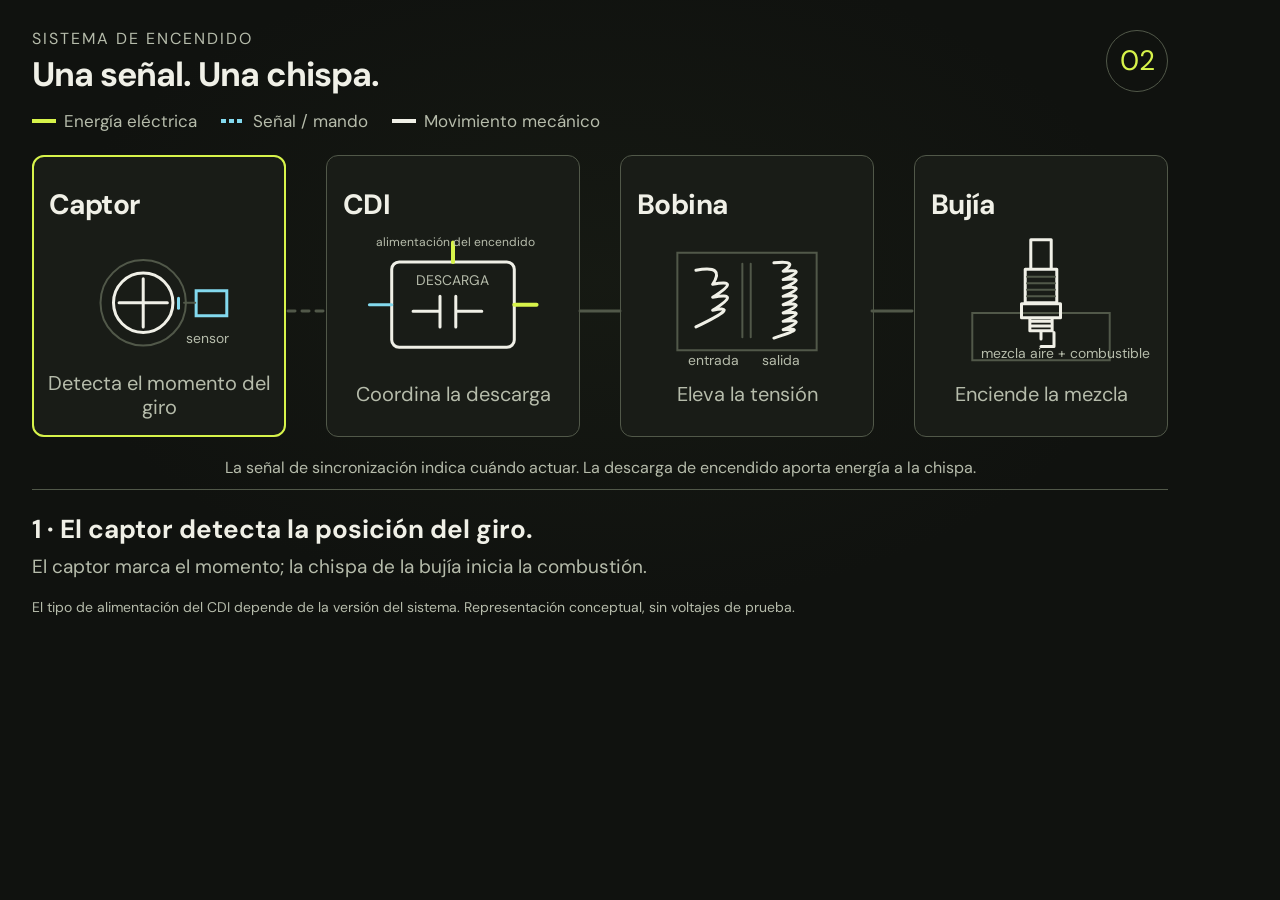
<file: motion/encendido.html>
<!doctype html>
<!-- hyperframes-registry-item: flowchart, customized electrical mechanism diagram -->
<html lang="es"><head><meta charset="UTF-8"><meta name="viewport" content="width=1200,height=640"><title>SISTEMA DE ENCENDIDO · AKT 110</title><link rel="stylesheet" href="lab.css"><script src="assets/gsap.min.js"></script></head><body>
<div id="stage" class="clip" data-composition-id="encendido" data-system="encendido" data-fault="none" data-start="0" data-duration="12" data-fps="30" data-width="1200" data-height="640">
<section id="encendido-diagram" style="width:100%;height:100%"><div class="lab-frame">
<div class="topbar"><div><p class="kicker">SISTEMA DE ENCENDIDO</p><h1 class="headline">Una señal. Una chispa.</h1></div><div class="unit-number">02</div></div>
<div class="legend"><span><i></i>Energía eléctrica</span><span class="signal"><i></i>Señal / mando</span><span class="mechanical"><i></i>Movimiento mecánico</span></div>
<div class="diagram-viewport"><div class="diagram-world" data-layout-allow-overflow="true"><div class="nodes"><article class="node" data-node="pickup" data-active="true" aria-label="Captor: Detecta el momento del giro"><h2 class="node-name"><span>Captor</span></h2><svg class="symbol" viewBox="0 0 220 140" aria-hidden="true"><circle class="soft" cx="93" cy="73" r="46"/><g id="pickup-rotor"><circle class="line" cx="93" cy="73" r="32"/><path class="line" d="M93 47v52M67 73h52"/><path class="signal" d="M131 68v11" stroke-width="7"/></g><path class="signal" d="M150 60h33v27h-33z"/><path id="sensor-flash" class="signal" d="M136 67h8m-7 12h7M165 52v-8m12 10 6-6" opacity="0"/><text x="139" y="116">sensor</text><path class="soft" d="M137 73h12"/></svg><p class="node-function">Detecta el momento del giro</p><div class="fault-flag"></div></article><article class="node" data-node="cdi" data-active="false" aria-label="CDI: Coordina la descarga"><h2 class="node-name"><span>CDI</span></h2><svg class="symbol" viewBox="0 0 220 140" aria-hidden="true"><rect class="line" x="44" y="29" width="132" height="92" rx="8"/><text x="70" y="54">DESCARGA</text><path class="line" d="M67 82h29m0-16v33m17-33v33m0-17h28"/><path id="cdi-discharge" class="energy" d="m136 58-13 25h15l-13 25" opacity="0"/><path class="signal" d="M20 75h24"/><path class="energy" d="M176 75h24M110 8v21"/><text class="mini-tag" x="27" y="12">alimentación del encendido</text></svg><p class="node-function">Coordina la descarga</p><div class="fault-flag"></div></article><article class="node" data-node="coil" data-active="false" aria-label="Bobina: Eleva la tensión"><h2 class="node-name"><span>Bobina</span></h2><svg class="symbol" viewBox="0 0 220 140" aria-hidden="true"><path class="soft" d="M35 19h150v105H35zM105 31v79m9-79v79"/><path class="line" d="M55 38q32-6 18 15q32-6 0 14q32-6 0 14q32-6-18 18"/><path id="primary-winding" class="coil-light" d="M55 38q32-6 18 15q32-6 0 14q32-6 0 14q32-6-18 18"/><path class="line" d="M139 30q28-3 10 9q28-3 0 9q28-3 0 9q28-3 0 9q28-3 0 9q28-3 0 9q28-3 0 9q28-3 0 9q28-3-10 9"/><path id="secondary-winding" class="coil-light" d="M139 30q28-3 10 9q28-3 0 9q28-3 0 9q28-3 0 9q28-3 0 9q28-3 0 9q28-3 0 9q28-3 0 9q28-3-10 9"/><text x="47" y="140">entrada</text><text x="126" y="140">salida</text></svg><p class="node-function">Eleva la tensión</p><div class="fault-flag"></div></article><article class="node" data-node="plug" data-active="false" aria-label="Bujía: Enciende la mezcla"><h2 class="node-name"><span>Bujía</span></h2><svg class="symbol" viewBox="0 0 220 140" aria-hidden="true"><path class="soft" d="M36 84h148v51H36z"/><ellipse class="combustion encendido-powered" id="combustion" cx="110" cy="114" rx="50" ry="19"/><path class="line" d="M99 5h22v32H99zM93 37h34v36H93zM89 74h42v15H89zM98 89v14h24V89m-22 4h20m-20 5h20M110 104v8m14-7v15h-14"/><path class="soft" d="M95 45h30m-30 7h30m-30 7h30m-30 7h30"/><path id="spark" class="spark encendido-powered" d="m110 113 8 2-5 2 9 3" opacity="0"/><text x="45" y="132">mezcla aire + combustible</text></svg><p class="node-function">Enciende la mezcla</p><div class="fault-flag">Sin chispa</div></article></div><svg class="routes" viewBox="0 0 1136 360" preserveAspectRatio="none" aria-hidden="true"><path class="base" d="M256 180H296" stroke-dasharray="7 7"/><path id="timing-route" class="route signal" d="M256 180H296"/><circle id="timing-packet" class="packet signal" r="6"/><path class="base" d="M548 180H588"/><path id="discharge-route" class="route " d="M548 180H588"/><circle id="discharge-packet" class="packet " r="6"/><path class="base" d="M840 180H880"/><path id="highvoltage-route" class="route  encendido-powered" d="M840 180H880"/><circle id="highvoltage-packet" class="packet  encendido-powered" r="6"/></svg><p class="route-label">La señal de sincronización indica cuándo actuar. La descarga de encendido aporta energía a la chispa.</p></div></div>
<div class="explanation"><p class="step-caption">1 · El captor detecta la posición del giro.</p><p class="takeaway">El captor marca el momento; la chispa de la bujía inicia la combustión.</p><div class="fault-explanation"><strong>La señal llega, pero no hay chispa.</strong><p>Aunque se detecta el giro y se coordina la descarga, una falla en la salida o en la bujía impide encender la mezcla.</p></div></div>
<p class="diagram-note">El tipo de alimentación del CDI depende de la versión del sistema. Representación conceptual, sin voltajes de prueba.</p></div></section></div>
<script src="geometry.js"></script><script>const SYSTEM_DATA={"number": "02", "title": "Una señal. Una chispa.", "kicker": "SISTEMA DE ENCENDIDO", "names": [["Captor"], ["CDI"], ["Bobina"], ["Bujía"]], "ids": ["pickup", "cdi", "coil", "plug"], "functions": ["Detecta el momento del giro", "Coordina la descarga", "Eleva la tensión", "Enciende la mezcla"], "symbols": ["<svg class=\"symbol\" viewBox=\"0 0 220 140\" aria-hidden=\"true\"><circle class=\"soft\" cx=\"93\" cy=\"73\" r=\"46\"/><g id=\"pickup-rotor\"><circle class=\"line\" cx=\"93\" cy=\"73\" r=\"32\"/><path class=\"line\" d=\"M93 47v52M67 73h52\"/><path class=\"signal\" d=\"M131 68v11\" stroke-width=\"7\"/></g><path class=\"signal\" d=\"M150 60h33v27h-33z\"/><path id=\"sensor-flash\" class=\"signal\" d=\"M136 67h8m-7 12h7M165 52v-8m12 10 6-6\" opacity=\"0\"/><text x=\"139\" y=\"116\">sensor</text><path class=\"soft\" d=\"M137 73h12\"/></svg>", "<svg class=\"symbol\" viewBox=\"0 0 220 140\" aria-hidden=\"true\"><rect class=\"line\" x=\"44\" y=\"29\" width=\"132\" height=\"92\" rx=\"8\"/><text x=\"70\" y=\"54\">DESCARGA</text><path class=\"line\" d=\"M67 82h29m0-16v33m17-33v33m0-17h28\"/><path id=\"cdi-discharge\" class=\"energy\" d=\"m136 58-13 25h15l-13 25\" opacity=\"0\"/><path class=\"signal\" d=\"M20 75h24\"/><path class=\"energy\" d=\"M176 75h24M110 8v21\"/><text class=\"mini-tag\" x=\"27\" y=\"12\">alimentación del encendido</text></svg>", "<svg class=\"symbol\" viewBox=\"0 0 220 140\" aria-hidden=\"true\"><path class=\"soft\" d=\"M35 19h150v105H35zM105 31v79m9-79v79\"/><path class=\"line\" d=\"M55 38q32-6 18 15q32-6 0 14q32-6 0 14q32-6-18 18\"/><path id=\"primary-winding\" class=\"coil-light\" d=\"M55 38q32-6 18 15q32-6 0 14q32-6 0 14q32-6-18 18\"/><path class=\"line\" d=\"M139 30q28-3 10 9q28-3 0 9q28-3 0 9q28-3 0 9q28-3 0 9q28-3 0 9q28-3 0 9q28-3 0 9q28-3-10 9\"/><path id=\"secondary-winding\" class=\"coil-light\" d=\"M139 30q28-3 10 9q28-3 0 9q28-3 0 9q28-3 0 9q28-3 0 9q28-3 0 9q28-3 0 9q28-3 0 9q28-3-10 9\"/><text x=\"47\" y=\"140\">entrada</text><text x=\"126\" y=\"140\">salida</text></svg>", "<svg class=\"symbol\" viewBox=\"0 0 220 140\" aria-hidden=\"true\"><path class=\"soft\" d=\"M36 84h148v51H36z\"/><ellipse class=\"combustion encendido-powered\" id=\"combustion\" cx=\"110\" cy=\"114\" rx=\"50\" ry=\"19\"/><path class=\"line\" d=\"M99 5h22v32H99zM93 37h34v36H93zM89 74h42v15H89zM98 89v14h24V89m-22 4h20m-20 5h20M110 104v8m14-7v15h-14\"/><path class=\"soft\" d=\"M95 45h30m-30 7h30m-30 7h30m-30 7h30\"/><path id=\"spark\" class=\"spark encendido-powered\" d=\"m110 113 8 2-5 2 9 3\" opacity=\"0\"/><text x=\"45\" y=\"132\">mezcla aire + combustible</text></svg>"], "starts": [0, 2.8, 5.5, 8.2], "captions": ["1 · El captor detecta la posición del giro.", "2 · El CDI coordina cuándo descargar.", "3 · La bobina eleva la tensión.", "4 · La bujía enciende la mezcla."], "takeaway": "El captor marca el momento; la chispa de la bujía inicia la combustión.", "route_label": "La señal de sincronización indica cuándo actuar. La descarga de encendido aporta energía a la chispa.", "note": "El tipo de alimentación del CDI depende de la versión del sistema. Representación conceptual, sin voltajes de prueba.", "fault_node": "plug", "fault_label": "Sin chispa", "fault_title": "La señal llega, pero no hay chispa.", "fault_copy": "Aunque se detecta el giro y se coordina la descarga, una falla en la salida o en la bujía impide encender la mezcla.", "routes": [{"id": "timing", "d": "M256 180H296", "kind": "signal", "start": 2.3, "end": 3.1, "power": false}, {"id": "discharge", "d": "M548 180H588", "kind": "energy", "start": 4.5, "end": 5.7, "power": false}, {"id": "highvoltage", "d": "M840 180H880", "kind": "energy", "start": 7.4, "end": 8.6, "power": true}], "id": "encendido"};
/* Choreography adapted from registry flowchart, ui-focus-zoom and svg-stroke-trace.
   The mechanical geometry is the subject-specific gap recorded in shot-plan.json.
   ONE time driver gives deterministic signal routes and mechanism states under any seek. */
const root=document.getElementById('stage');
const system=SYSTEM_DATA.id;
const nodeEls=Array.from(root.querySelectorAll('.node'));
const world=root.querySelector('.diagram-world');
const caption=root.querySelector('.step-caption');
const byId=id=>document.getElementById(id);
const clamp=(n,a=0,b=1)=>Math.min(b,Math.max(a,n));
const unit=(t,a,b)=>clamp((t-a)/(b-a));
const smooth=(t,a,b)=>gsap.parseEase('power2.inOut')(unit(t,a,b));
const opacity=(id,value)=>{const el=byId(id);if(el)el.style.opacity=String(clamp(value));};
const rotate=(id,deg,x,y)=>{const el=byId(id);if(el)el.setAttribute('transform',`rotate(${deg} ${x} ${y})`);};
const wave=(x,y,w,h,cycles,rectified=false)=>{let d='';for(let i=0;i<=100;i++){const px=x+i*w/100;const sy=Math.sin(i/100*Math.PI*2*cycles);const py=y-(rectified?Math.abs(sy):sy)*h;d+=(i?'L':'M')+px.toFixed(2)+' '+py.toFixed(2);}return d;};
const routes=window.bakeRouteGeometry(SYSTEM_DATA.routes);
function updateRoutes(t){
 routes.forEach(r=>{
  const reveal=unit(t,r.start,r.end);
  r.path.style.strokeDasharray=r.kind==='signal'&&reveal>=1?'7 7':String(r.length);
  r.path.style.opacity=String(reveal>0?1:0);
  r.path.style.strokeDashoffset=r.kind==='signal'&&reveal>=1?'0':String(r.length*(1-reveal));
  const active=t>=r.end&&t<11;
  const p=active?((t-r.end)/1.05)%1:reveal;
  const idx=Math.min(159,Math.floor(p*160));const blend=p*160-idx;
  const point={x:r.points[idx].x+(r.points[idx+1].x-r.points[idx].x)*blend,y:r.points[idx].y+(r.points[idx+1].y-r.points[idx].y)*blend};
  r.packet.setAttribute('cx',point.x);r.packet.setAttribute('cy',point.y);
  r.packet.style.opacity=String(t>r.start&&t<11?(active?.92:reveal):0);
 });
}
function drawArranque(t){
 byId('switch-cap').setAttribute('transform',`translate(0 ${12*smooth(t,2.5,2.9)})`);
 rotate('relay-arm',40*smooth(t,5,5.6),135,45);
 opacity('relay-field',smooth(t,4.8,5.15));
 byId('battery-bars').style.opacity=String(1-.15*smooth(t,8.3,10));
}
function drawEncendido(t){
 rotate('pickup-rotor',Math.min(t,2.3)/2.3*360,93,73);
 opacity('sensor-flash',t>=2.05&&t<3.1?Math.sin(unit(t,2.05,3.1)*Math.PI):0);
 opacity('cdi-discharge',smooth(t,3.2,3.7)*(1-.35*smooth(t,5.4,6.4)));
 opacity('primary-winding',smooth(t,5.5,5.9)*(1-.65*smooth(t,6.5,7.2)));
 opacity('secondary-winding',smooth(t,6.25,6.7));
 const spark1=1-Math.abs((t-8.9)/.3),spark2=1-Math.abs((t-10)/.3);
 opacity('spark',Math.max(0,spark1,spark2));
 const fire=unit(t,8.9,9.6);opacity('combustion',.34*Math.sin(fire*Math.PI));
 byId('combustion').setAttribute('transform',`translate(110 114) scale(${.35+.65*fire}) translate(-110 -114)`);
}
function drawCarga(t){
 const angle=Math.max(0,t-.25)*135;
 rotate('crankshaft',angle,110,103);
 const dy=Math.sin(angle*Math.PI/180)*11;
 byId('piston').setAttribute('transform',`translate(0 ${dy})`);
 byId('connecting-rod').setAttribute('d',`M110 ${49+dy}L${110+Math.cos(angle*Math.PI/180)*19} ${103+Math.sin(angle*Math.PI/180)*19}`);
 rotate('generator-rotor',Math.max(0,t-1.5)*150,110,68);
 opacity('induction',t>2.5?.3+.6*(.5+.5*Math.sin(t*4)):0);
 const ac=byId('ac-wave');ac.style.strokeDashoffset=String(waveLengths['ac-wave']*(1-unit(t,3,5.1)));
 const rw=byId('rectified-wave'),gw=byId('regulated-wave');
 rw.style.strokeDashoffset=String(waveLengths['rectified-wave']*(1-unit(t,5.4,6.6)));
 gw.style.strokeDashoffset=String(waveLengths['regulated-wave']*(1-unit(t,6.7,8.1)));
 byId('charge-fill').setAttribute('transform',`translate(40 82) scale(${.15+.85*smooth(t,9,11)} 1) translate(-40 -82)`);
 opacity('lamp-glow',.36*smooth(t,9.2,9.6));
}
let frameStep=0;
function renderFrame(t){
 let step=0;for(let i=0;i<SYSTEM_DATA.starts.length;i++)if(t>=SYSTEM_DATA.starts[i])step=i;
 frameStep=step;root.dataset.step=String(step);
 nodeEls.forEach((n,i)=>n.dataset.active=String(i===step));
 caption.textContent=SYSTEM_DATA.captions[step];
 updateRoutes(t);
 // Adapted ui-focus-zoom servo; restrained emphasis keeps all names and routes in frame.
 const settle=smooth(t,SYSTEM_DATA.starts[step]+.1,SYSTEM_DATA.starts[step]+.85);
 const returnWide=1-smooth(t,10.4,11.2);
 const scale=1+.018*settle*returnWide;
 const anchor=[12,4,-4,-12][step]*settle*returnWide;
 world.style.transform=`translate(${anchor}px,0px) scale(${scale})`;
 if(system==='arranque')drawArranque(t);
 else if(system==='encendido')drawEncendido(t);
 else drawCarga(t);
}
const waveLengths={};
if(system==='carga'){
 const ac=byId('ac-wave');ac.setAttribute('d',wave(387,322,100,13,2));
 ['ac-wave','rectified-wave','regulated-wave'].forEach(id=>{waveLengths[id]=window.bakePathLength(byId(id));});
}
const clock={time:0};
const tl=gsap.timeline({paused:true});
SYSTEM_DATA.starts.forEach((at,i)=>tl.addLabel('step-'+i,at));
tl.to(clock,{time:12,duration:12,ease:'none',onUpdate:()=>renderFrame(clock.time)},0);
renderFrame(0);

window.__timelines=window.__timelines||{};
window.__timelines[SYSTEM_DATA.id]=tl;
tl.seek(0);
window.__lab={system,duration:12,timeline:tl,getStep:()=>frameStep,renderFrame,
 setFault(value){root.dataset.fault=['none','battery','spark','charge'].includes(value)?value:'none';}
};
</script><script src="bridge.js"></script></body></html>
</file>
<file: workshop.css>
@import url('https://fonts.googleapis.com/css2?family=Barlow+Condensed:wght@500;600&family=IBM+Plex+Mono:wght@400;500&display=swap');
@font-face{font-family:DM;src:url('motion/assets/dm-sans-regular.ttf')}@font-face{font-family:DM;src:url('motion/assets/dm-sans-bold.ttf');font-weight:700}

:root{--bg:#10120f;--panel:#191c17;--line:#41473b;--text:#f0f0e7;--muted:#b3baa8;--accent:#d7f34a;--mono:'IBM Plex Mono',monospace;--display:'Barlow Condensed','Arial Narrow',sans-serif;--header:88px;--dock:104px;--step:120vw}*{box-sizing:border-box}html{scroll-snap-type:y mandatory;scrollbar-width:none}html::-webkit-scrollbar{display:none}body{margin:0;background:var(--bg);color:var(--text);font-family:DM,sans-serif;font-size:15px;line-height:1.55;overflow-x:hidden}button,a,input{-webkit-tap-highlight-color:transparent}button{font:inherit;background:none;border:0;cursor:pointer;color:inherit}a{color:inherit;text-decoration:none}button:focus-visible,a:focus-visible,summary:focus-visible,[tabindex]:focus-visible{outline:2px solid var(--accent);outline-offset:4px}button:disabled{opacity:.3;cursor:default}::selection{background:var(--accent);color:var(--bg)}p{margin:0 0 15px}em{font-style:normal;color:var(--accent)}.eyebrow,.tiny{font:10px/1.5 var(--mono);letter-spacing:1.5px;color:var(--muted)}.eyebrow{margin-bottom:18px}.status-dot{display:inline-block;width:6px;height:6px;border-radius:50%;background:var(--accent);box-shadow:0 0 14px #d7f34a66;margin-right:8px}.brand{display:flex;align-items:center;gap:9px;font-weight:700;font-size:19px;letter-spacing:-.8px}.brand svg{width:31px;fill:none;stroke:var(--accent);stroke-width:1.6}.brand-light{font-weight:400;color:var(--muted)}header{height:var(--header);position:fixed;inset:0 0 auto;z-index:50;display:flex;align-items:center;justify-content:space-between;gap:28px;padding:0 3.5%;border-bottom:1px solid #48513a75;background:#10120fe0;backdrop-filter:blur(18px)}header nav{display:flex;gap:25px;font-size:11px}header nav a:hover{color:var(--accent)}.partner-dock{display:flex;align-items:center;gap:11px;background:#ffffffed;border-radius:20px;padding:5px 15px;box-shadow:0 0 22px 6px #fff2,0 0 7px 2px #fff3;flex:none}.partner-mark{display:flex;align-items:center;justify-content:center;height:49px}.partner-mark img{object-fit:contain;max-width:100%;height:100%}.school-mark{width:39px}.sena-mark{width:45px;height:45px}.techno-mark{width:126px;height:43px}.present-btn{font:9px var(--mono);text-transform:uppercase;border:1px solid #697355;padding:10px 12px}.present-btn span{margin-left:14px;color:var(--accent)}.reading-progress{position:absolute;bottom:-1px;height:2px;left:0;width:100%;background:#ffffff08}.reading-progress span{display:block;height:100%;background:var(--accent);transform:scaleX(0);transform-origin:left}
.workshop-viewport{position:fixed;inset:var(--header) 0 var(--dock);overflow:hidden;background:radial-gradient(ellipse at 60% 45%,#353f272b,transparent 65%),#10120f;isolation:isolate}.camera-rig{position:absolute;inset:0;perspective:1500px;perspective-origin:50% 48%}.workshop-world{position:absolute;inset:0;transform-style:preserve-3d;will-change:transform}.station{position:absolute;inset:0;width:100vw;height:100%;transform-style:preserve-3d;backface-visibility:hidden;pointer-events:none}.station.is-active{pointer-events:auto}.station-content{position:relative;width:100%;height:100%;padding:28px 5.5% 30px;overflow-y:auto;scrollbar-width:thin;scrollbar-color:#7e8d4c #171c15;z-index:2}.station-heading{display:flex;justify-content:space-between;gap:50px;align-items:flex-end;margin-bottom:25px}.station-heading>div{max-width:65%}.station-heading>p{max-width:355px;color:var(--muted);font-size:13px;margin-bottom:6px}.station-heading h2{font:500 clamp(38px,4.2vw,68px)/1.02 var(--display);margin:0;letter-spacing:-1.1px}.station-heading .eyebrow{color:var(--accent);margin-bottom:9px}.wall-coordinate{position:absolute;bottom:0;left:5.5%;font:9px var(--mono);letter-spacing:6px;color:#707d5445;transform:translateZ(-70px);pointer-events:none}.ambient-glow{position:absolute;inset:0;background:linear-gradient(90deg,#090d0866,transparent 35%,#070b0855);pointer-events:none;z-index:1}.floor-grid{position:absolute;bottom:-150px;left:-50%;width:200%;height:500px;background-image:linear-gradient(#7e94552b 1px,transparent 1px),linear-gradient(90deg,#7e94552b 1px,transparent 1px);background-size:100px 100px;transform:perspective(550px) rotateX(62deg);mask-image:linear-gradient(transparent,#0008 75%);pointer-events:none}.workshop-wall{position:absolute;inset:-60px -10vw -70px;z-index:-1;color:#89977b3b;transform:translateZ(-180px);pointer-events:none}.wall-panels{position:absolute;inset:0;background:repeating-linear-gradient(90deg,transparent 0 27%,#6e805914 27% calc(27% + 2px));border-top:1px solid #6e805933}.overhead-pipe{position:absolute;top:20px;left:0;right:0;height:10px;border-block:2px solid #56634a55;background:#171e15}.overhead-light{position:absolute;top:30px;left:48%;width:230px;height:8px;background:#e9f4cd77;box-shadow:0 20px 100px 40px #bed39209}.pegboard{position:absolute;width:260px;height:180px;right:20px;top:18%;border:7px solid #414b3533;background:radial-gradient(#98b47b33 1px,transparent 1.5px);background-size:12px 12px}.pegboard svg{width:100%;height:100%;padding:15px}.tool-cabinet{position:absolute;bottom:5%;left:1%;width:150px;height:170px;border:3px solid #536b4933;background:#1b241833;transform:translateZ(50px)}.tool-cabinet i{display:block;border-bottom:1px solid #657a513d;height:29px;position:relative}.tool-cabinet i:after{content:'';position:absolute;width:25px;height:3px;left:60px;top:13px;background:#79926844}.tool-cabinet span{font:7px var(--mono);display:block;text-align:center;margin-top:10px}.workshop-wheel{position:absolute;bottom:25px;right:-70px;width:140px;height:140px;border:18px solid #78866a24;border-radius:50%;box-shadow:inset 0 0 0 2px #65745044;transform:rotate(-25deg)}.workshop-wheel i{position:absolute;inset:45px;border:2px solid #78866a44;border-radius:50%}.workshop-wheel:before,.workshop-wheel:after{content:'';position:absolute;inset:48px 0;border-block:1px solid #78866a55}.workshop-wheel:after{transform:rotate(90deg)}.scroll-stop{height:100svh;scroll-snap-align:start;scroll-snap-stop:always}.scroll-track{pointer-events:none}.travel-indicator{position:absolute;inset:0;display:flex;flex-direction:column;justify-content:center;align-items:center;gap:9px;z-index:5;pointer-events:none;opacity:0;background:radial-gradient(ellipse,#10120f88,transparent 60%)}.travel-indicator>span{font:8px var(--mono);letter-spacing:4px;color:var(--muted)}.travel-indicator strong{font:500 32px var(--display);color:var(--accent)}.travel-indicator>i{width:90px;border-top:1px solid var(--accent);margin-bottom:9px}
.intro-grid{display:grid;grid-template-columns:46% 54%;padding-top:25px;padding-bottom:20px;overflow:hidden}.intro-copy{position:relative;z-index:3;align-self:center}.hero-credits{margin-bottom:23px}.program-name{font:10px/1.6 var(--mono);letter-spacing:1px;color:#d7f34a;margin-bottom:9px}.hero-credits>span{font:7px var(--mono);letter-spacing:2px;color:var(--muted)}.hero-credits>p:last-child{font-size:13px;line-height:1.65;margin:5px 0 0}.intro-copy>.eyebrow{font-size:8px;letter-spacing:2px;margin-bottom:12px}h1{font:500 clamp(66px,7vw,108px)/.92 var(--display);text-transform:uppercase;letter-spacing:-1.8px;margin:0 0 22px}.hero-desc{max-width:350px;color:var(--muted);font-size:12px;line-height:1.7;margin-bottom:19px}.hero-desc strong{color:var(--text);font-weight:400}.primary{display:inline-flex;align-items:center;gap:40px;padding:12px 17px;background:var(--accent);color:#14180d;font-size:11px;font-weight:700}.primary span{font-size:20px}.institution-caption{font:8px/1.7 var(--mono);color:var(--muted);margin-top:18px;letter-spacing:.5px}.engine-stage{position:relative;height:100%;min-height:0;background:radial-gradient(ellipse,#53643322,transparent 70%);overflow:hidden}.stage-top{position:absolute;top:7px;left:16px;right:0;display:flex;justify-content:space-between;font:8px var(--mono);letter-spacing:1px;color:var(--muted);z-index:4}.engine-watermark{font:600 clamp(210px,29vw,440px)/1 var(--display);color:#f0f0e707;position:absolute;top:6%;left:5%;letter-spacing:-12px}.engine-watermark>span{display:block;font:9px var(--mono);letter-spacing:8px;margin-left:14px}#engine-canvas{position:absolute;inset:3% -8% 10%;touch-action:pan-y;cursor:grab}#engine-canvas:active{cursor:grabbing}#engine-canvas canvas{display:block;width:100%;height:100%}#engine-fallback{width:80%;height:70%;position:absolute;inset:12% 10%;object-fit:cover;border-radius:3px}.webgl-ready #engine-fallback{display:none}.hotspot{position:absolute;bottom:17%;left:4%;display:flex;align-items:center;gap:8px;pointer-events:none}.hotspot-dot{width:7px;height:7px;border:1px solid var(--accent);border-radius:50%;box-shadow:0 0 0 5px #d7f34a15}.hotspot>div{border-left:1px solid #d7f34a88;background:#10120fdd;padding:7px 10px}.hotspot b,.hotspot div>span{display:block;font-size:10px}.hotspot div>span{color:var(--muted);font-size:9px}.stage-bottom{position:absolute;bottom:52px;left:15px;right:5px;display:flex;align-items:center;justify-content:space-between;z-index:4}.stage-bottom>span{font:7px var(--mono);letter-spacing:1px;color:var(--muted)}.view-controls{display:flex;gap:7px}.view-controls button{border:1px solid #596447;padding:7px 11px;font-size:9px}.view-controls button[aria-pressed=true]{background:var(--accent);color:var(--bg)}.view-controls button span{margin-left:10px}.model-note{position:absolute;bottom:4px;left:15px;font-size:8px;color:var(--muted);line-height:1.6;max-width:90%}.model-note button{font-size:8px;text-decoration:underline;padding:0 0 0 8px}.focus-caption,#focus-leader{display:none}
.exhibit-layout{display:grid;grid-template-columns:minmax(0,1fr) 310px;gap:28px;align-items:start}.workbench{border:1px solid #5e6b485c;background:#11160f;box-shadow:0 15px 50px #0005;position:relative;padding:17px 16px 13px;transform-style:preserve-3d}.workbench:before{content:'';position:absolute;left:-8px;right:-8px;bottom:-8px;height:8px;border-top:1px solid #798a5666;background:linear-gradient(#5a654744,#1b2418);box-shadow:0 8px 20px #0007}.bench-topline{display:flex;justify-content:space-between;gap:15px;font:8px var(--mono);letter-spacing:.7px;color:var(--muted);margin-bottom:16px}.bench-topline>span:last-child{color:#d7f34a99}.bench-legs{position:absolute;top:100%;height:250px;width:100%;left:0;pointer-events:none;z-index:-1}.bench-legs i{position:absolute;top:0;left:12px;width:9px;height:100%;background:linear-gradient(90deg,#43502c4d,#1a2115);transform:skewX(3deg);border-left:1px solid #83976233}.bench-legs i:last-child{left:auto;right:12px;transform:skewX(-3deg)}.motion-legend{display:flex;gap:16px;align-items:center;font-size:9px;color:var(--muted);margin-bottom:4px}.motion-legend span:before{content:'';display:inline-block;vertical-align:middle;width:19px;height:2px;background:var(--accent);margin-right:7px}.motion-legend .signal-key:before{background:repeating-linear-gradient(90deg,#83d9ee 0 4px,transparent 4px 6px)}.motion-legend .movement-key:before{background:#f0f0e7}.motion-viewport{width:100%;height:calc((100vw - 11vw - 370px)*.315);max-height:340px;overflow:hidden;position:relative;scrollbar-width:none;background:#10120f}.motion-viewport::-webkit-scrollbar{display:none}.motion-viewport iframe{border:0;display:block;width:100%;height:auto;aspect-ratio:1200/640;margin-top:calc((100vw - 11vw - 370px)*-.107);pointer-events:none}.sequence-rail{display:grid;grid-template-columns:repeat(4,minmax(0,1fr));gap:10px;margin-top:12px}.sequence-rail>span{font-size:9px;line-height:1.3;color:#a2ae90;border-top:2px solid #3f4a32;padding-top:8px;display:flex;gap:5px}.sequence-rail>span i{font-style:normal;opacity:.6;font:8px var(--mono)}.sequence-rail>span[data-active=true]{border-color:var(--accent);color:var(--accent)}.diagram-note{font-size:8px;line-height:1.5;color:#8f9b80;margin:15px 0 0}.dialogue{position:relative;min-height:310px;align-self:stretch;background:linear-gradient(140deg,#2d382296,#171e1566);border:1px solid #74864c66;padding:21px 22px;box-shadow:0 0 40px #cfff2806}.dialogue:before{content:'';position:absolute;left:-7px;top:70px;width:12px;height:12px;border-left:1px solid #74864c66;border-bottom:1px solid #74864c66;background:#222c1b;transform:rotate(45deg)}.dialogue-top{display:flex;justify-content:space-between;gap:8px;font:8px var(--mono);color:var(--muted);margin-bottom:27px;letter-spacing:.7px}.live-indicator{color:var(--accent)}.component-name{color:var(--accent);font:10px var(--mono);letter-spacing:.8px}.dialogue h3{font:500 34px/1.05 var(--display);letter-spacing:-.4px;margin:10px 0 15px}.step-description{font-size:12px;line-height:1.75;color:#d8decf;margin-bottom:21px}.step-timer{height:2px;background:#8298502b;margin:12px 0 16px}.step-timer i{display:block;background:var(--accent);height:100%;transform:scaleX(0);transform-origin:left}.step-meaning{font-size:10px;color:var(--muted);margin:0}.step-meaning strong{color:var(--text);font-weight:400}.sequence-result{border-top:1px solid #5c6f3b66;padding-top:13px;margin-top:15px;font-size:11px;color:var(--accent)}.sequence-result p{font-size:10px;color:var(--muted);margin:7px 0}.replay{font-size:10px;padding:0;text-decoration:underline;text-underline-offset:4px}.station-footer{margin-top:25px;display:grid;grid-template-columns:minmax(0,1fr) 310px;gap:28px;align-items:start}.station-footer>p{font-size:11px;color:var(--muted);margin:0}.station-footer>p>span{font:8px var(--mono);letter-spacing:1px;color:var(--accent);display:block;margin-bottom:5px}.station-footer b{font-weight:400;color:#d7dccb}.glossary{position:relative;font-size:10px;background:#10150fe6;z-index:5}.glossary summary{border-bottom:1px solid #4d5b3955;padding:0 0 8px;font-size:10px}.glossary-content{padding:15px 10px 0}.glossary p{font-size:10px;color:var(--muted);margin-bottom:12px}.glossary strong{color:var(--text)}details{border-bottom:1px solid #46523a88}summary{list-style:none;cursor:pointer;display:flex;justify-content:space-between;gap:12px;padding:15px 0;font-size:12px}summary::-webkit-details-marker{display:none}summary span{color:var(--accent)}details[open] summary span{transform:rotate(45deg)}
.process-grid{display:grid;grid-template-columns:1.05fr .8fr .8fr;gap:18px;height:min(460px,54vh)}.gallery-item{padding:0;position:relative;overflow:hidden;background:#20271c;height:100%;text-align:left;min-height:0}.gallery-item img{width:100%;height:100%;object-fit:cover;transition:transform .6s;filter:saturate(.75)}.gallery-item:hover img{transform:scale(1.04)}.gallery-item>span{position:absolute;bottom:0;left:0;right:0;padding:35px 15px 13px;background:linear-gradient(transparent,#050a03e6);font:8px var(--mono);letter-spacing:1px;color:#e6ecd9}.process-middle{display:grid;grid-template-rows:1fr 1fr;gap:18px;min-height:0}.video-workbench{border-left:1px solid var(--line);padding-left:20px;display:flex;flex-direction:column;gap:10px;min-height:0}.video-workbench .eyebrow{margin:0;font-size:8px}.video-workbench video{width:100%;min-height:0;max-height:42%;object-fit:cover;flex:1;background:#171e15}.video-workbench>p:not(.eyebrow){font-size:10px;color:var(--muted);line-height:1.5;margin:0}.video-workbench>.tiny{font-size:7px}.project-grid{display:grid;grid-template-columns:1.15fr .8fr;gap:7%;margin-top:25px;max-width:1140px}.project-purpose{position:relative;border-top:1px solid var(--line);padding-top:24px}.large-arrow{position:absolute;right:0;top:12px;font:500 65px var(--display);color:#d7f34a}.project-purpose h3{font:500 32px var(--display);margin:0 60px 18px 0}.project-purpose>p{color:var(--muted);font-size:13px;max-width:470px}.purpose-path{display:flex;gap:18px;align-items:center;margin:28px 0;padding:18px 0;border-block:1px solid #4b563b66;font-size:11px}.purpose-path b{font:8px var(--mono);display:block;color:var(--accent);margin-bottom:4px}.purpose-path>i{font-style:normal;color:var(--accent)}.question{font-size:12px!important;font-style:italic}.project-resources{border:1px solid #56654455;background:#18201366;padding:22px 25px}.budget-total>span{font-size:11px;color:var(--muted)}.budget-total strong{display:block;font:500 clamp(42px,5vw,65px) var(--display);line-height:1.3}.budget-total strong small{font:9px var(--mono);color:var(--muted)}.budget-total p{font-size:9px;color:var(--muted);margin:8px 0 16px}.project-resources details p{font-size:11px;color:var(--muted)}table{width:100%;border-collapse:collapse;font-size:10px}caption{font-size:9px;text-align:left;color:var(--muted);margin:10px 0}td,th{padding:7px 0;border-bottom:1px solid #4c593b55;text-align:left;font-weight:400}td:last-child,th:last-child{text-align:right}thead,tfoot{color:var(--accent)}.conclusion-grid{display:grid;grid-template-columns:.9fr 1fr;gap:6%;align-items:center}.conclusion-visual{position:relative;height:min(460px,51vh);overflow:hidden}.conclusion-visual>img{width:100%;height:100%;object-fit:cover;filter:saturate(.65);object-position:50% 40%}.learning-ring{position:absolute;bottom:0;left:0;right:0;background:#0b1007dd;backdrop-filter:blur(10px);display:flex;gap:18px;align-items:center;justify-content:center;padding:19px 10px;font:9px var(--mono);letter-spacing:1px}.learning-ring>b{color:var(--accent)}.conclusion-copy h2{font:500 clamp(48px,5.7vw,85px)/.96 var(--display);margin:0 0 25px}.conclusion-copy>p{font-size:12px;line-height:1.8;color:var(--muted);max-width:530px}.conclusion-takeaway{color:var(--text)!important;border-left:2px solid var(--accent);padding-left:15px}.learning-path{margin-top:28px;padding:20px 0;border-block:1px solid #4a583a66;display:flex;align-items:center;justify-content:center;gap:30px;font-size:10px;color:var(--muted)}.learning-path b{display:block;color:var(--accent);font:8px var(--mono);letter-spacing:1px;margin-bottom:5px}.learning-path>i{font-style:normal;color:var(--accent)}
.tour-dock{position:fixed;inset:auto 0 0;height:var(--dock);z-index:40;background:#10120ff2;backdrop-filter:blur(15px);border-top:1px solid #4a583955;padding:15px 3.5% 10px;display:grid;grid-template-columns:200px 1fr auto;column-gap:25px;align-items:center}.tour-position{display:flex;flex-direction:column}.tour-position>span{font:9px var(--mono);color:var(--accent);letter-spacing:2px}.tour-position strong{font-size:12px;margin-top:5px;font-weight:400}.tour-map{display:flex;align-items:flex-start;justify-content:center;gap:23px}.tour-map a{font:8px var(--mono);color:var(--muted);display:flex;align-items:center;flex-direction:column;gap:8px;position:relative}.tour-map a>i{width:6px;height:6px;border:1px solid #717e5e;border-radius:50%;transition:.25s}.tour-map a[aria-current=step]{color:var(--accent)}.tour-map a[aria-current=step]>i{background:var(--accent);border-color:var(--accent);box-shadow:0 0 0 5px #d7f34a13}.tour-map a:not(:last-child):after{content:'';width:calc(100% + 10px);height:1px;background:#50613a33;position:absolute;top:3px;left:calc(50% + 8px)}.tour-arrows{display:flex;gap:7px}.tour-arrows button{height:39px;min-width:40px;padding:8px 13px;border:1px solid #65734c;color:var(--text);font-size:17px}.tour-arrows button:last-child{background:var(--accent);color:#14190c;min-width:130px;display:flex;align-items:center;justify-content:space-between;gap:20px}.next-label{font:9px var(--mono)}.tour-help{grid-column:1/-1;display:flex;justify-content:space-between;align-items:center;font:7px var(--mono);letter-spacing:1px;color:#929e81;padding-top:8px}.tour-help>div{display:flex;gap:20px}.tour-help button{font:8px DM;padding:0;color:var(--muted);letter-spacing:0}.tour-help button[aria-pressed=true]{color:var(--accent)}dialog{background:#1a2115;color:var(--text);border:1px solid #728056;padding:40px;width:min(650px,90vw);max-height:82svh;z-index:100}dialog::backdrop{background:#040703db;backdrop-filter:blur(10px)}.dialog-close{position:absolute;right:10px;top:3px;font-size:30px;color:var(--muted)}dialog h2{font:500 50px/1 var(--display);margin:10px 0 22px}dialog p{color:var(--muted);font-size:12px;line-height:1.8}.source-link{display:block;font-size:12px;color:var(--accent);padding:14px 0;border-top:1px solid var(--line)}.source-link small{display:block;font-size:10px;color:var(--muted);margin-top:5px}.small-print{font-size:10px}#gallery-dialog{width:auto;padding:25px;max-width:95vw}#gallery-image{display:block;max-height:68svh;max-width:85vw;object-fit:contain}#gallery-caption{margin:14px 0 0;max-width:600px;font-size:11px}#toast{position:fixed;left:50%;bottom:120px;z-index:100;opacity:0;background:var(--accent);color:#11170c;padding:12px 20px;transform:translate(-50%,15px);pointer-events:none;font-size:12px;transition:.25s}#toast.visible{opacity:1;transform:translate(-50%,0)}.skip{position:fixed;top:-80px;left:15px;z-index:100;background:var(--accent);color:var(--bg);padding:10px}.skip:focus{top:10px}.noscript{position:fixed;inset:30% 10%;z-index:100;background:#1b2415;padding:25px}
@media(min-width:1600px){.station-content{padding-left:8%;padding-right:8%}.exhibit-layout{grid-template-columns:minmax(0,1fr) 370px}.station-footer{grid-template-columns:minmax(0,1fr) 370px}.dialogue h3{font-size:40px}.step-description{font-size:14px}.motion-viewport{height:calc((100vw - 16vw - 430px)*.315);max-height:430px}.motion-viewport iframe{margin-top:calc((100vw - 16vw - 430px)*-.107)}}
@media(max-width:1100px){header{gap:15px}header nav{gap:15px;font-size:10px}.partner-dock{gap:9px;padding:5px 11px}.techno-mark{width:110px}.brand{font-size:16px}.present-btn{font-size:0}.present-btn span{font-size:15px;margin:0}.exhibit-layout{grid-template-columns:minmax(0,1fr) 265px;gap:18px}.station-footer{grid-template-columns:minmax(0,1fr) 265px;gap:18px}.dialogue{padding:18px;min-height:270px}.dialogue h3{font-size:29px}.step-description{font-size:11px}.motion-viewport{height:calc((100vw - 11vw - 315px)*.315)}.motion-viewport iframe{margin-top:calc((100vw - 11vw - 315px)*-.107)}.tour-dock{grid-template-columns:170px 1fr auto;gap:12px}.tour-map{gap:16px}.tour-map a{font-size:7px}.station-heading>p{max-width:280px;font-size:12px}.intro-copy h1{font-size:76px}.process-grid{height:48vh}.learning-path{gap:20px}}
@media(max-height:800px) and (min-width:701px){.hero-credits{margin-bottom:14px}.hero-credits>p:last-child{font-size:11px}.program-name{font-size:9px}.intro-copy h1{font-size:clamp(60px,6.3vw,86px);margin-bottom:16px}.intro-copy>.eyebrow{margin-bottom:8px}.hero-desc{font-size:11px;margin-bottom:14px}.institution-caption{margin-top:12px}.station-content{padding-top:20px}.station-heading{margin-bottom:18px}.station-heading h2{font-size:49px}.dialogue h3{font-size:29px}.dialogue-top{margin-bottom:15px}.dialogue{padding:17px 19px;min-height:260px}.step-description{font-size:11px;margin-bottom:10px}.station-footer{margin-top:20px}.conclusion-copy h2{font-size:60px;margin-bottom:18px}.conclusion-copy>p{font-size:11px}.learning-path{margin-top:20px;padding:13px 0}.project-grid{margin-top:18px}.purpose-path{margin:20px 0}.process-grid{height:48vh}}
@media(max-width:700px){:root{--header:122px;--dock:110px}header{height:var(--header);padding:11px 5% 9px;flex-wrap:wrap;gap:7px}.brand{font-size:16px}.brand svg{width:25px}header nav{order:2;font-size:10px;gap:16px;flex:1;justify-content:flex-end}header nav a:nth-child(2),header nav a:nth-child(4){display:none}.partner-dock{order:4;flex-basis:100%;height:56px;justify-content:center;gap:25px;border-radius:14px;padding:6px 18px;box-shadow:0 0 16px 2px #ffffff29}.partner-mark{height:44px}.school-mark{width:33px}.sena-mark{width:43px;height:43px}.techno-mark{width:128px;height:38px}.present-btn{order:3;padding:6px 9px}.station-content{padding:20px 6% 24px;scrollbar-width:none}.intro-grid{display:flex;flex-direction:column;gap:0;padding-top:16px;padding-bottom:0;overflow-y:auto}.intro-copy{align-self:stretch;flex:none}.hero-credits{margin-bottom:16px}.program-name{font-size:8px;letter-spacing:.7px;line-height:1.5;margin-bottom:5px}.hero-credits>span{font-size:6px}.hero-credits>p:last-child{font-size:11px;line-height:1.55;margin-top:4px}.intro-copy>.eyebrow{font-size:7px;letter-spacing:1px;margin-bottom:10px}.intro-copy h1{font-size:clamp(48px,12.5vw,68px);line-height:.93;margin-bottom:15px;letter-spacing:-1px}.intro-copy h1 br:nth-child(2){display:none}.hero-desc{font-size:11px;line-height:1.6;margin-bottom:12px;max-width:325px}.primary{font-size:10px;padding:9px 13px;gap:35px}.primary span{font-size:18px}.institution-caption{font-size:7px;margin:11px 0 0}.engine-stage{flex:none;height:320px;margin-top:-30px;margin-left:6%;width:100%;min-height:0;overflow:visible;pointer-events:auto}.stage-top{font-size:6px;left:8px;top:20px}.stage-top>span:first-child{display:none}.stage-top>span:last-child{margin-left:auto}.engine-watermark{font-size:205px;left:10%;top:5%;letter-spacing:-8px}.engine-watermark>span{font-size:6px;letter-spacing:5px}#engine-canvas{inset:-8px -8% 35px}.stage-bottom{left:0;bottom:36px;right:10%;font-size:6px}.stage-bottom>span{font-size:6px}.view-controls button{padding:6px 8px;font-size:8px}.model-note{left:0;bottom:0;font-size:6px;max-width:85%}.model-note button{font-size:7px;display:block;padding:0}.hotspot{display:none}.station-heading{display:block;margin-bottom:16px}.station-heading>div{max-width:none}.station-heading h2{font-size:clamp(33px,9vw,43px);letter-spacing:-.7px}.station-heading>.eyebrow,.station-heading .eyebrow{font-size:8px;margin-bottom:7px}.station-heading>p{max-width:none;font-size:11px;line-height:1.6;margin:10px 0 0}.exhibit-layout{display:flex;flex-direction:column;gap:17px}.workbench{width:100%;padding:12px 10px 10px}.bench-topline{font-size:6px;margin-bottom:12px;letter-spacing:.3px;gap:5px}.bench-topline>span:last-child{font-size:5.5px;letter-spacing:0}.motion-legend{font-size:7px;gap:10px;margin-bottom:4px}.motion-legend span:before{width:13px;margin-right:4px}.motion-viewport{height:226px;max-height:none;overflow-x:auto;scroll-behavior:smooth;touch-action:pan-y pinch-zoom}.motion-viewport iframe{width:840px;max-width:none;height:448px;aspect-ratio:auto;margin-top:-91px;pointer-events:none}.sequence-rail{gap:5px;margin-top:8px}.sequence-rail>span{font-size:7px;line-height:1.35;padding-top:6px;gap:3px}.sequence-rail>span i{font-size:6px}.diagram-note{font-size:6px;margin-top:9px;line-height:1.5}.bench-legs{height:60px}.dialogue{width:100%;min-height:0;padding:15px 17px}.dialogue:before{top:-7px;left:40px;transform:rotate(135deg)}.dialogue-top{font-size:7px;margin-bottom:13px}.component-name{font-size:8px}.dialogue h3{font-size:28px;line-height:1.1;margin:6px 0 10px}.step-description{font-size:11px;line-height:1.7;margin-bottom:13px}.step-timer{margin:10px 0}.step-meaning{font-size:9px}.sequence-result{font-size:10px;margin-top:10px;padding-top:10px}.station-footer{display:block;margin-top:20px}.station-footer>p{font-size:10px;margin-bottom:17px}.station-footer>p>span{font-size:7px}.glossary summary{font-size:9px}.wall-coordinate{font-size:7px;letter-spacing:3px;bottom:2px}.pegboard{right:0;width:155px;height:110px;top:25%}.tool-cabinet{left:-25px;width:110px;height:140px}.overhead-light{width:160px;left:35%}.workshop-wheel{right:-40px;width:110px;height:110px}.floor-grid{height:380px;background-size:70px 70px}.travel-indicator strong{font-size:28px}.travel-indicator>span{font-size:6px;letter-spacing:2px}.process-grid{height:auto;grid-template-columns:1fr 1fr;gap:10px}.process-grid>.gallery-item{height:320px;grid-column:1/-1}.process-middle{gap:10px;grid-template-rows:1fr 1fr;height:330px}.gallery-item>span{font-size:6px;letter-spacing:.5px;padding:30px 9px 10px}.video-workbench{padding-left:10px;height:330px;gap:8px}.video-workbench>.eyebrow{font-size:6px;letter-spacing:.5px}.video-workbench>p:not(.eyebrow){font-size:8px;line-height:1.55}.video-workbench video{max-height:36%}.video-workbench>.tiny{font-size:5px;letter-spacing:.5px}.project-grid{display:block;margin-top:20px}.project-purpose{padding-top:19px}.project-purpose h3{font-size:28px;line-height:1.1;margin-bottom:15px}.project-purpose>p{font-size:11px}.large-arrow{font-size:50px;top:4px}.purpose-path{gap:13px;margin:20px 0;font-size:10px;justify-content:space-between}.question{font-size:10px!important;margin-bottom:25px}.project-resources{padding:19px 20px}.budget-total strong{font-size:50px}.project-resources .eyebrow{font-size:8px}.conclusion-grid{display:flex;flex-direction:column-reverse;gap:25px;align-items:stretch}.conclusion-copy h2{font-size:52px;margin:0 0 22px;line-height:.97}.conclusion-copy h2 br:nth-child(2){display:none}.conclusion-copy>p{font-size:11px;line-height:1.8;margin-bottom:16px}.conclusion-visual{height:300px}.learning-ring{gap:10px;padding:15px 6px;font-size:7px}.learning-path{gap:12px;font-size:8px;line-height:1.5;margin-top:20px;padding:15px 0}.learning-path b{font-size:6px;letter-spacing:.5px}.tour-dock{height:var(--dock);padding:10px 5% 8px;grid-template-columns:1fr auto;gap:6px 10px}.tour-position>span{font-size:7px;letter-spacing:1.5px}.tour-position>strong{font-size:10px;margin-top:3px}.tour-arrows{grid-column:2;grid-row:1}.tour-arrows button{height:32px;min-width:32px;padding:6px 10px;font-size:15px}.tour-arrows button:last-child{min-width:115px;gap:13px}.next-label{font-size:7px}.tour-map{grid-column:1/-1;grid-row:2;gap:0;justify-content:space-between;padding-top:5px}.tour-map a{font-size:5px;gap:5px;min-width:28px}.tour-map a>i{width:5px;height:5px}.tour-map a:not(:last-child):after{width:calc(100% + 16px);top:2px;left:calc(50% + 6px)}.tour-help{font-size:5px;padding-top:2px;letter-spacing:.3px}.tour-help>div{gap:12px}.tour-help button{font-size:6px}.travel-indicator{background:radial-gradient(ellipse,#10120fbb,transparent 80%)}dialog{padding:32px 23px}dialog h2{font-size:42px}dialog p{font-size:11px}#toast{bottom:125px;width:85%;font-size:11px}}
@media(max-width:700px) and (min-height:850px){.intro-copy h1{font-size:clamp(53px,13.2vw,69px)}.engine-stage{height:350px;margin-top:-20px}}
@media(prefers-reduced-motion:reduce){html{scroll-behavior:auto}*,*:before,*:after{transition:none!important;scroll-behavior:auto!important}.workshop-world{will-change:auto}.travel-indicator{display:none}}
.money-exhibit{position:relative;min-height:360px;align-self:start}.money-exhibit:before{content:'RECURSOS / COP';position:absolute;top:5px;left:0;font:8px var(--mono);letter-spacing:3px;color:var(--muted);z-index:2}#money-canvas{height:min(400px,47vh);position:relative;margin:-25px -20px -30px}#money-canvas canvas{width:100%;height:100%;display:block}.money-fallback{display:flex;justify-content:space-between;gap:10px;padding:100px 35px}.money-fallback span{font:500 30px var(--display);color:var(--accent)}.money-fallback small{display:block;font:10px DM;color:var(--muted)}#money-canvas.ready .money-fallback{display:none}.money-labels{display:flex;justify-content:space-around;position:relative;z-index:3;font:12px var(--mono);padding:0 5px 15px;border-bottom:1px solid #67764c55}.money-labels>span{display:flex;flex-direction:column}.money-labels i{font:8px var(--mono);color:var(--accent);margin-bottom:5px}.money-labels b{font:10px DM;color:var(--muted);margin-bottom:4px}.money-note{font-size:8px;line-height:1.6;color:var(--muted);margin-top:12px}.project-grid{gap:4%;grid-template-columns:1.15fr .85fr}.project-resources .budget-total strong{white-space:nowrap}.project-resources .budget-total strong #budget-amount{font:inherit}
@media(max-width:700px){.money-exhibit{min-height:0;margin-bottom:25px}#money-canvas{height:300px;margin:-20px -25px -10px}.money-exhibit:before{top:5px;font-size:6px;letter-spacing:2px}.money-labels{font-size:11px;padding:0 5px 12px;gap:12px}.money-labels b{font-size:9px}.money-labels i{font-size:6px}.money-note{font-size:7px}.project-grid{display:block}.project-resources .budget-total strong{font-size:clamp(40px,12vw,54px)}}

.workshop-viewport{overflow:clip;overflow-anchor:none}.camera-rig,.workshop-world,.station{overflow-anchor:none}

@media(min-width:1101px){.step-description{font-size:14px;line-height:1.7}.step-meaning{font-size:11px}.dialogue-top{font-size:9px}.component-name{font-size:11px}.station-heading>p{font-size:14px}.station-footer>p{font-size:12px}.bench-topline{font-size:9px}.sequence-rail>span{font-size:10px}.diagram-note{font-size:9px}.conclusion-copy>p{font-size:14px}}

.camera-rig{z-index:2}.ambient-glow{z-index:0}.floor-grid{z-index:0}
@media(max-width:700px){.system-station .station-content{padding-top:16px}.system-station .station-heading{margin-bottom:12px}.system-station .station-heading h2{font-size:33px}.system-station .station-heading>p{font-size:10px;line-height:1.5;margin-top:8px}.system-station .station-heading .eyebrow{font-size:7px;margin-bottom:5px}.workbench{padding:10px 9px 8px}.bench-topline{margin-bottom:9px;font-size:6px}.motion-viewport{height:207px}.motion-viewport iframe{width:660px;height:352px;margin-top:-70.62px}.sequence-rail{margin-top:5px}.diagram-note{margin-top:6px;font-size:6px}.exhibit-layout{gap:13px}.dialogue{padding:13px 15px}.dialogue-top{margin-bottom:9px}.dialogue h3{font-size:25px;margin:5px 0 7px}.step-description{font-size:11px;line-height:1.6;margin-bottom:8px}.step-timer{margin:7px 0}.step-meaning{font-size:8px;line-height:1.5}.station-footer{margin-top:15px}}
[hidden]{display:none!important}.motor-story .eyebrow{color:var(--accent);font-size:10px}.motor-story h2{font:500 clamp(56px,6.2vw,88px)/.96 var(--display);letter-spacing:-1px;margin:0 0 25px}.motor-description{font-size:14px;line-height:1.85;color:#c9d1bd;max-width:405px;margin-bottom:25px}.motor-flow{font:9px/1.7 var(--mono);color:var(--accent);border-block:1px solid #63764866;padding:17px 0;max-width:420px;letter-spacing:.4px;margin-bottom:22px}.motor-observation{font-size:11px;line-height:1.8;color:var(--muted);max-width:370px;border-left:2px solid #91ab4f;padding-left:13px;margin-bottom:25px}.motor-next{font:7px/1.6 var(--mono);letter-spacing:1px;color:var(--accent)}#focus-leader{position:absolute;inset:0;display:block;width:100%;height:100%;pointer-events:none;z-index:5}#focus-line{stroke:#d7f34a;stroke-width:1;stroke-dasharray:3 3}#focus-dot{fill:#d7f34a;stroke:#10120f;stroke-width:2}.hotspot{z-index:6}.mobile-budget-total{display:none}
@media(max-width:700px){.intro-station .engine-stage{height:260px;margin-top:-18px;margin-left:0;width:100%}.intro-station .hero-credits{margin-bottom:13px}.intro-station .intro-copy h1{font-size:clamp(47px,12.5vw,61px)}.intro-station .stage-top{right:0}.intro-station[data-motor-focus='1'] .engine-stage,.intro-station[data-motor-focus='2'] .engine-stage,.intro-station[data-motor-focus='3'] .engine-stage{height:310px;margin-top:5px}.motor-story .eyebrow{font-size:7px;margin-bottom:8px}.motor-story h2{font-size:43px;line-height:.98;margin-bottom:12px}.motor-description{font-size:11px;line-height:1.65;margin-bottom:13px;max-width:none}.motor-flow{font-size:7px;line-height:1.5;padding:10px 0;margin-bottom:11px;letter-spacing:0}.motor-observation{font-size:9px;line-height:1.6;margin-bottom:10px;padding-left:10px}.motor-next{font-size:6px;letter-spacing:.5px}.intro-station .hotspot{display:flex;max-width:225px}.intro-station .hotspot b{font-size:9px}.intro-station .hotspot div>span{font-size:7px}.intro-station .hotspot>div{padding:5px 8px}.intro-station[data-motor-focus='0'] .hotspot{display:none}.mobile-budget-total{display:flex;position:absolute;top:0;right:0;z-index:3;align-items:center;gap:7px;font:6px var(--mono);color:var(--muted)}.mobile-budget-total strong{font:500 23px var(--display);color:var(--accent)}.money-exhibit:before{top:10px}#money-canvas{margin-top:5px;height:285px}}
.intro-actions{display:flex;align-items:center;gap:20px}.project-brief-link{font-size:10px;color:var(--accent);padding:4px 0;border-bottom:1px solid #8da94c66}.intro-actions .primary{gap:28px}#project-brief-dialog h3{font-size:14px;margin:24px 0 10px}#project-brief-dialog li{font-size:12px;color:var(--muted);margin-bottom:10px}#project-brief-dialog ol{padding-left:19px}
@media(max-width:700px){.intro-actions{gap:14px}.intro-actions .primary{gap:16px}.project-brief-link{font-size:8px}}
</file>
<file: motion/lab.css>
@font-face{font-family:'DM Sans';font-weight:400;src:url('assets/dm-sans-regular.ttf') format('truetype');font-display:block}
@font-face{font-family:'DM Sans';font-weight:500;src:url('assets/dm-sans-medium.ttf') format('truetype');font-display:block}
@font-face{font-family:'DM Sans';font-weight:700;src:url('assets/dm-sans-bold.ttf') format('truetype');font-display:block}
:root{--bg:#10120f;--panel:#191c17;--line:#515849;--text:#f0f0e7;--muted:#b6bcab;--accent:#d7f34a;--signal:#83d9ee;--danger:#ff9d82}
*{box-sizing:border-box}html,body{margin:0;width:1200px;height:640px;overflow:hidden;background:var(--bg);color:var(--text);font-family:'DM Sans',sans-serif}#stage{position:relative;width:1200px;height:640px;overflow:hidden}.clip{position:absolute;inset:0}.lab-frame{width:100%;height:100%;padding:28px 32px 24px;display:flex;flex-direction:column;background:radial-gradient(ellipse at 50% 44%,#303a242d,transparent 65%),var(--bg)}.topbar{display:flex;justify-content:space-between;align-items:center;gap:22px;margin-bottom:14px}.kicker{font-size:16px;color:var(--muted);letter-spacing:2px;margin:0 0 7px}.headline{font-size:34px;letter-spacing:-1px;margin:0;font-weight:700;line-height:1.1}.unit-number{font-size:28px;color:var(--accent);display:flex;align-items:center;justify-content:center;width:62px;height:62px;border:1px solid var(--line);border-radius:50%}.legend{display:flex;align-items:center;gap:24px;margin:0 0 2px;height:32px;color:var(--muted);font-size:17px}.legend span{display:flex;align-items:center;gap:8px}.legend i{display:block;width:24px;height:4px;background:var(--accent)}.legend .signal i{background:repeating-linear-gradient(90deg,var(--signal) 0 5px,transparent 5px 8px)}.legend .mechanical i{background:var(--text)}.diagram-viewport{position:relative;flex:1;min-height:348px;overflow:hidden}.diagram-world{width:100%;height:100%;position:relative;transform-origin:50% 50%;will-change:transform}.nodes{display:grid;grid-template-columns:repeat(4,minmax(0,1fr));gap:40px;padding-top:18px;height:300px}.node{position:relative;display:flex;flex-direction:column;align-items:center;padding:16px 12px 13px;border:1px solid var(--line);border-radius:12px;background:var(--panel);isolation:isolate}.node::before{content:'';position:absolute;inset:-1px;border:2px solid var(--accent);border-radius:12px;opacity:0;pointer-events:none}.node[data-active='true']::before{opacity:1}.node-index{display:none;position:absolute;top:13px;left:13px;display:flex;align-items:center;justify-content:center;width:26px;height:26px;background:var(--bg);border-radius:50%;color:var(--muted);font-size:14px;font-weight:700}.node-name{font-size:28px;font-weight:700;line-height:1.07;margin:2px 4px 0;padding-left:0;align-self:stretch;min-height:61px;display:flex;flex-direction:column;justify-content:center;letter-spacing:-.6px}.node-function{font-size:20px;line-height:1.2;color:var(--muted);text-align:center;margin:6px 1px 0;min-height:46px;display:flex;align-items:center;justify-content:center}.symbol{width:100%;height:130px;flex:none;overflow:visible;color:var(--text)}.symbol *{vector-effect:non-scaling-stroke}.symbol .line{stroke:var(--text);stroke-width:3;fill:none;stroke-linecap:round;stroke-linejoin:round}.symbol .soft{stroke:var(--line);stroke-width:2;fill:none;stroke-linecap:round}.symbol .energy{stroke:var(--accent);stroke-width:4;fill:none;stroke-linecap:round;stroke-linejoin:round}.symbol .signal{stroke:var(--signal);stroke-width:3;fill:none;stroke-linecap:round}.symbol .fill-energy{fill:var(--accent)}.symbol .fill-panel{fill:var(--panel)}.symbol .fill-text{fill:var(--text)}.symbol .fill-signal{fill:var(--signal)}.symbol text{fill:var(--muted);font-size:15px;font-family:'DM Sans',sans-serif}.routes{position:absolute;inset:0;width:100%;height:100%;z-index:3;pointer-events:none;overflow:visible}.routes .base{fill:none;stroke:var(--line);stroke-width:3;stroke-linecap:round;stroke-linejoin:round}.routes .route{fill:none;stroke:var(--accent);stroke-width:4;stroke-linecap:round;stroke-linejoin:round;opacity:0}.routes .route.signal{stroke:var(--signal)}.routes .route.mechanical{stroke:var(--text)}.routes .packet{fill:var(--accent);opacity:0}.routes .packet.signal{fill:var(--signal)}.routes .packet.mechanical{fill:var(--text)}.routes .terminal{fill:var(--panel);stroke:var(--line);stroke-width:2}.route-label{position:absolute;bottom:8px;left:18px;right:18px;font-size:16px;color:var(--muted);text-align:center;line-height:1.2;margin:0}.explanation{height:116px;display:flex;flex-direction:column;justify-content:center;border-top:1px solid var(--line);margin-top:4px;padding-top:12px;position:relative}.step-caption{font-size:26px;font-weight:700;line-height:1.2;margin:0 0 9px;color:var(--text)}.takeaway{font-size:19px;line-height:1.35;margin:0;color:var(--muted);max-width:1110px}.fault-flag{position:absolute;left:7px;right:7px;top:109px;min-height:46px;display:none;align-items:center;justify-content:center;text-align:center;padding:8px;background:var(--bg);color:var(--danger);border:1px solid var(--danger);border-radius:5px;font-weight:700;font-size:19px;line-height:1.05;z-index:5}.fault-explanation{display:none;position:absolute;inset:0;padding:14px 0 0;background:var(--bg)}.fault-explanation strong{font-size:26px;color:var(--danger);display:block;margin-bottom:7px}.fault-explanation p{font-size:20px;color:var(--text);line-height:1.35;margin:0;max-width:1100px}.fault-rest{opacity:0}.diagram-note{font-size:14px;line-height:1.2;color:var(--muted);margin:0;padding-top:8px}.wave-axis{stroke:var(--line);stroke-width:1}.mini-tag{font-size:13px!important}.spark{stroke:var(--accent);fill:none;stroke-width:4;stroke-linecap:round}.combustion{fill:var(--accent);opacity:0}.light-glow{fill:var(--accent);opacity:0}.coil-light{stroke:var(--accent);stroke-width:5;fill:none;opacity:0}.status-dot{fill:var(--accent)}
#stage[data-system='arranque'][data-fault='battery'] .arranque-powered,#stage[data-system='encendido'][data-fault='spark'] .encendido-powered,#stage[data-system='carga'][data-fault='charge'] .carga-powered{opacity:0!important}
#stage[data-system='arranque'][data-fault='battery'] .arranque-rest,#stage[data-system='encendido'][data-fault='spark'] .encendido-rest,#stage[data-system='carga'][data-fault='charge'] .carga-rest{opacity:1!important}
#stage[data-system='arranque'][data-fault='battery'] [data-node='battery'] .fault-flag,#stage[data-system='encendido'][data-fault='spark'] [data-node='plug'] .fault-flag,#stage[data-system='carga'][data-fault='charge'] [data-node='rectifier'] .fault-flag{display:flex}
#stage[data-system='arranque'][data-fault='battery'] .fault-explanation,#stage[data-system='encendido'][data-fault='spark'] .fault-explanation,#stage[data-system='carga'][data-fault='charge'] .fault-explanation{display:block}
#stage[data-system='arranque'][data-fault='battery'] [data-node='battery']::before,#stage[data-system='encendido'][data-fault='spark'] [data-node='plug']::before,#stage[data-system='carga'][data-fault='charge'] [data-node='rectifier']::before{border-color:var(--danger);opacity:1}
</file>
